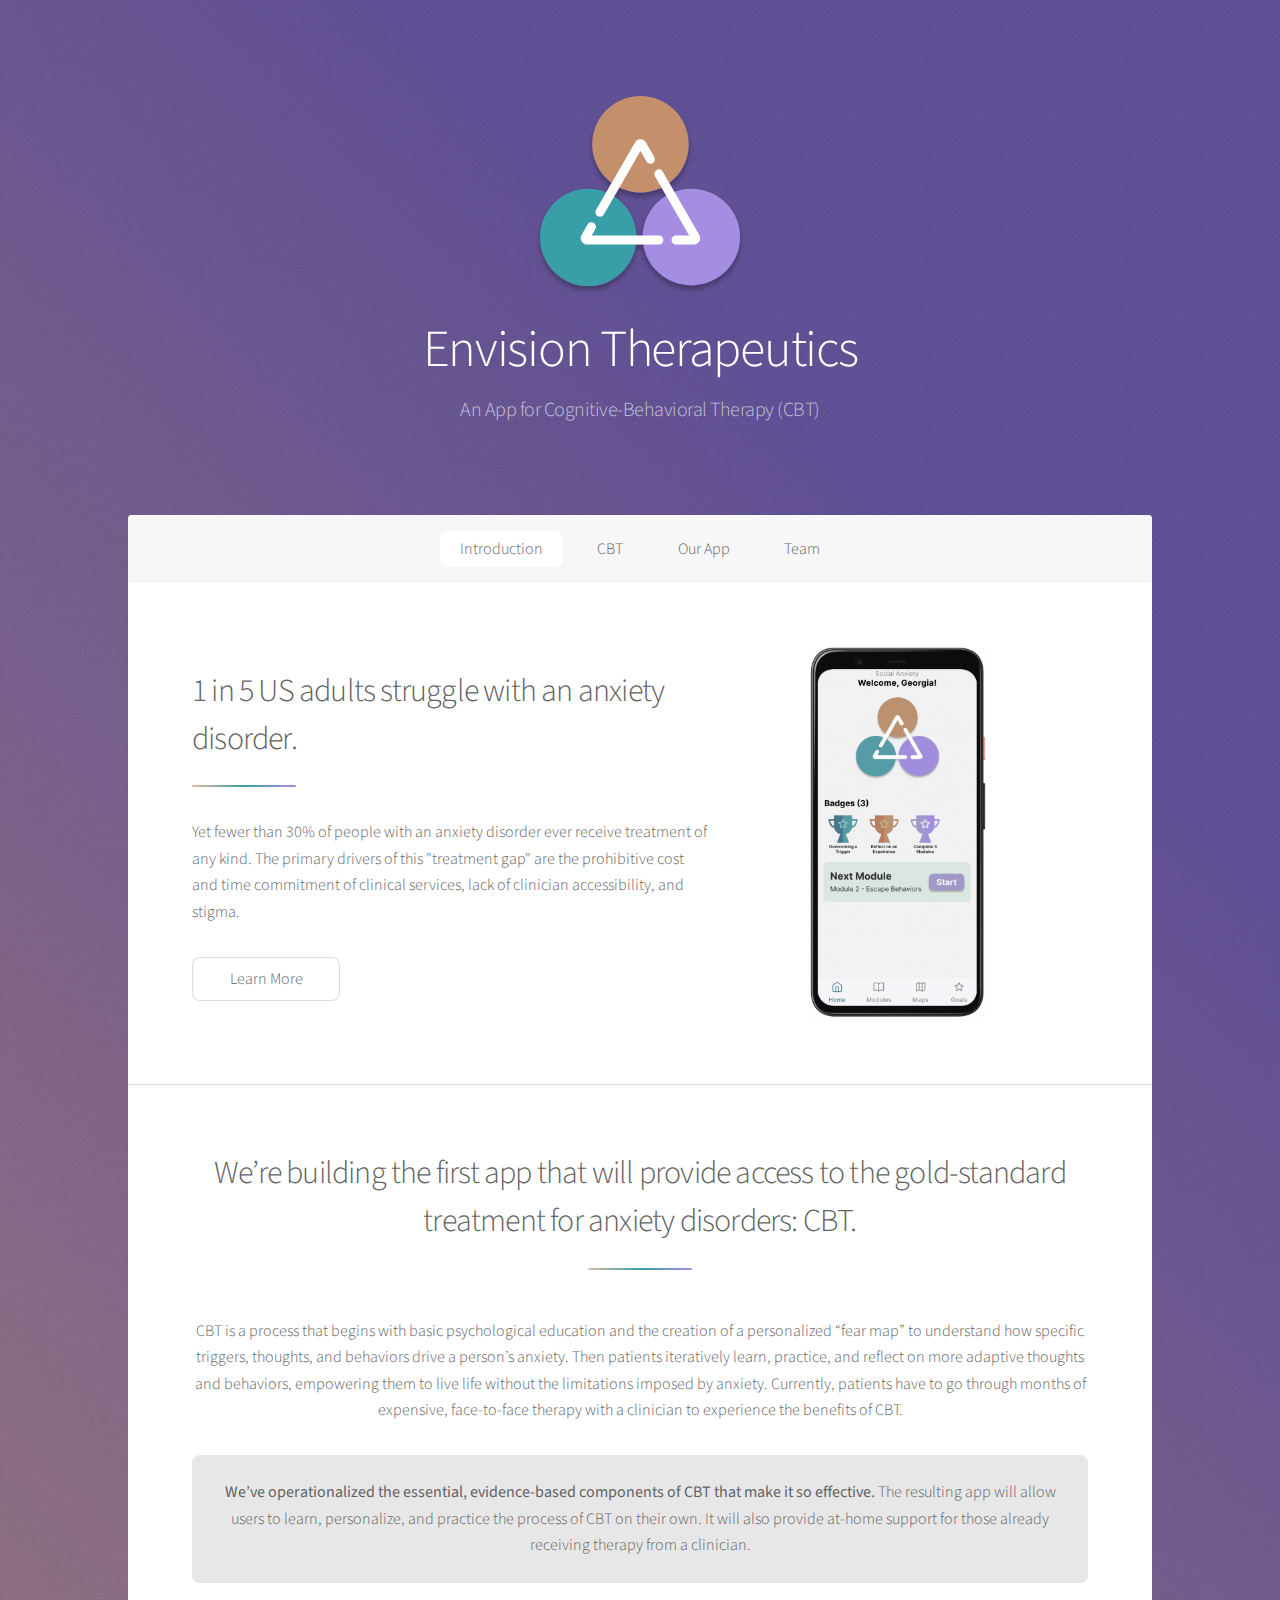
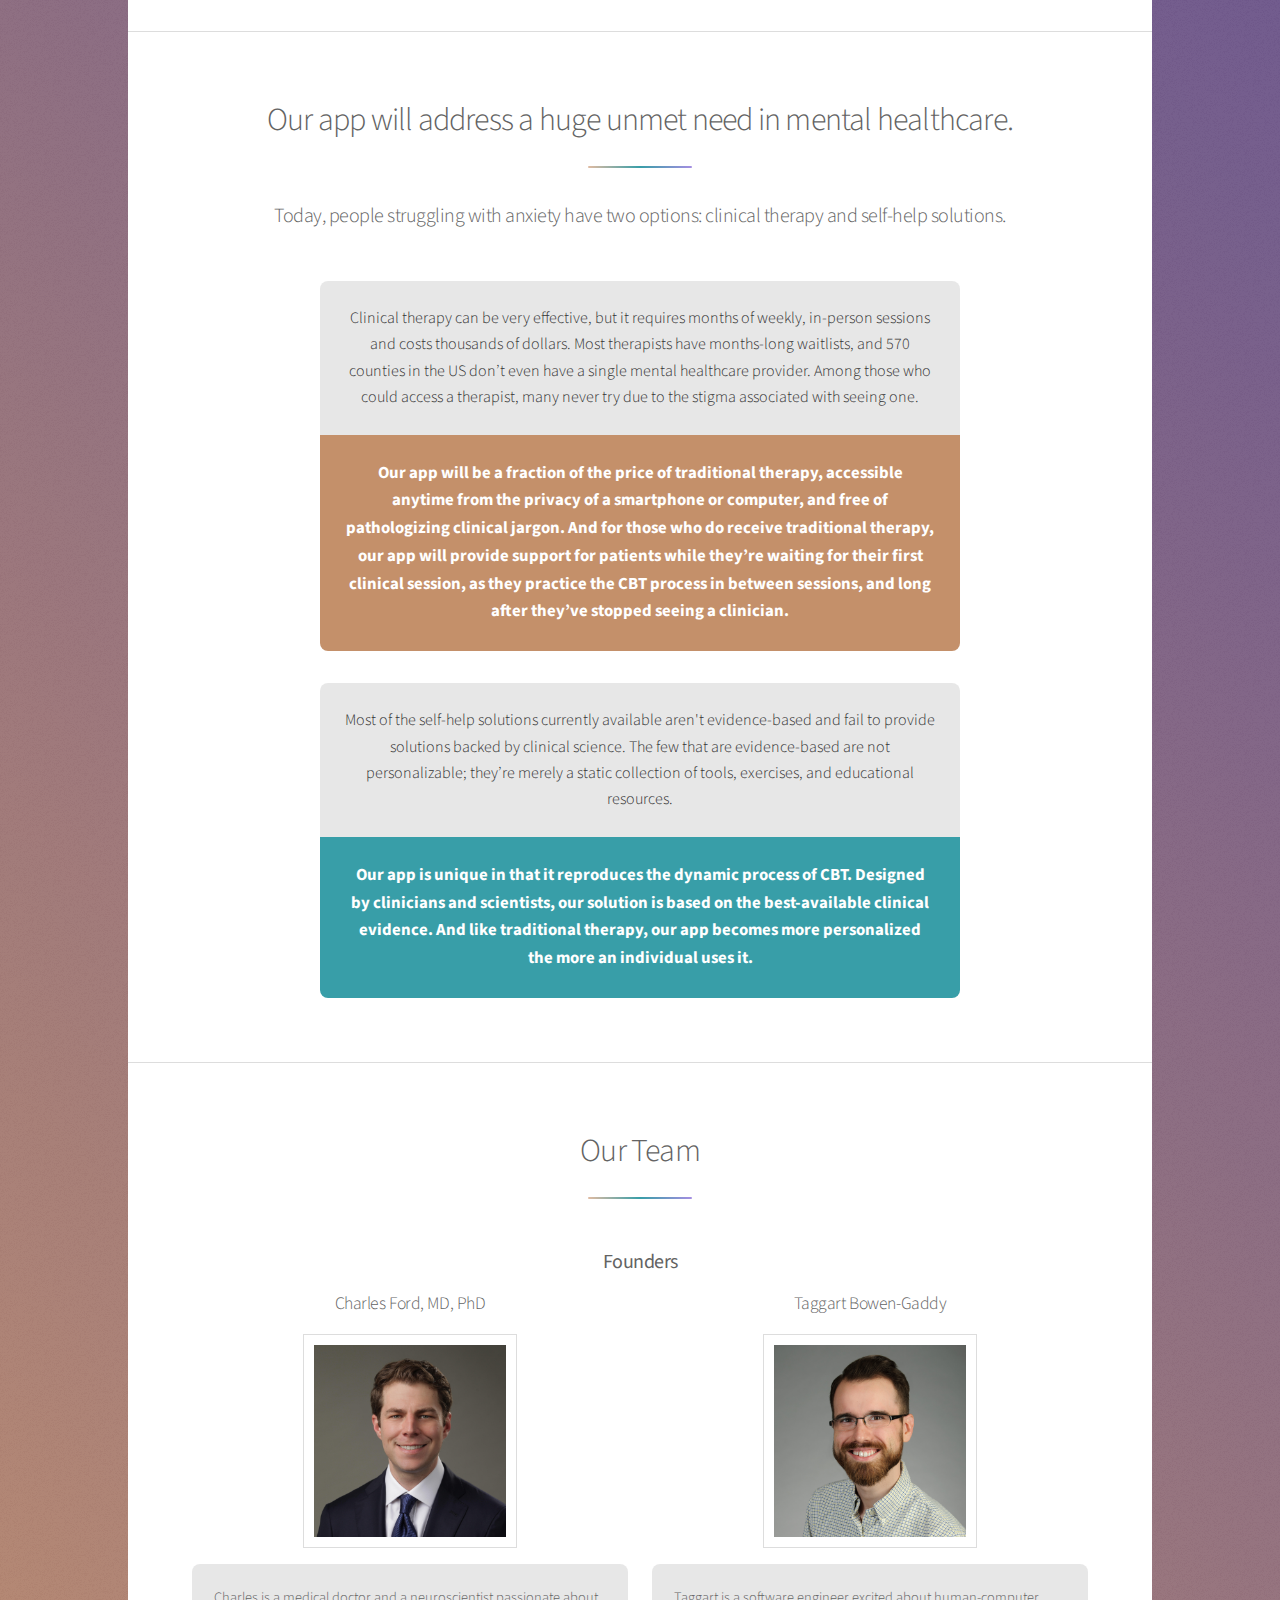
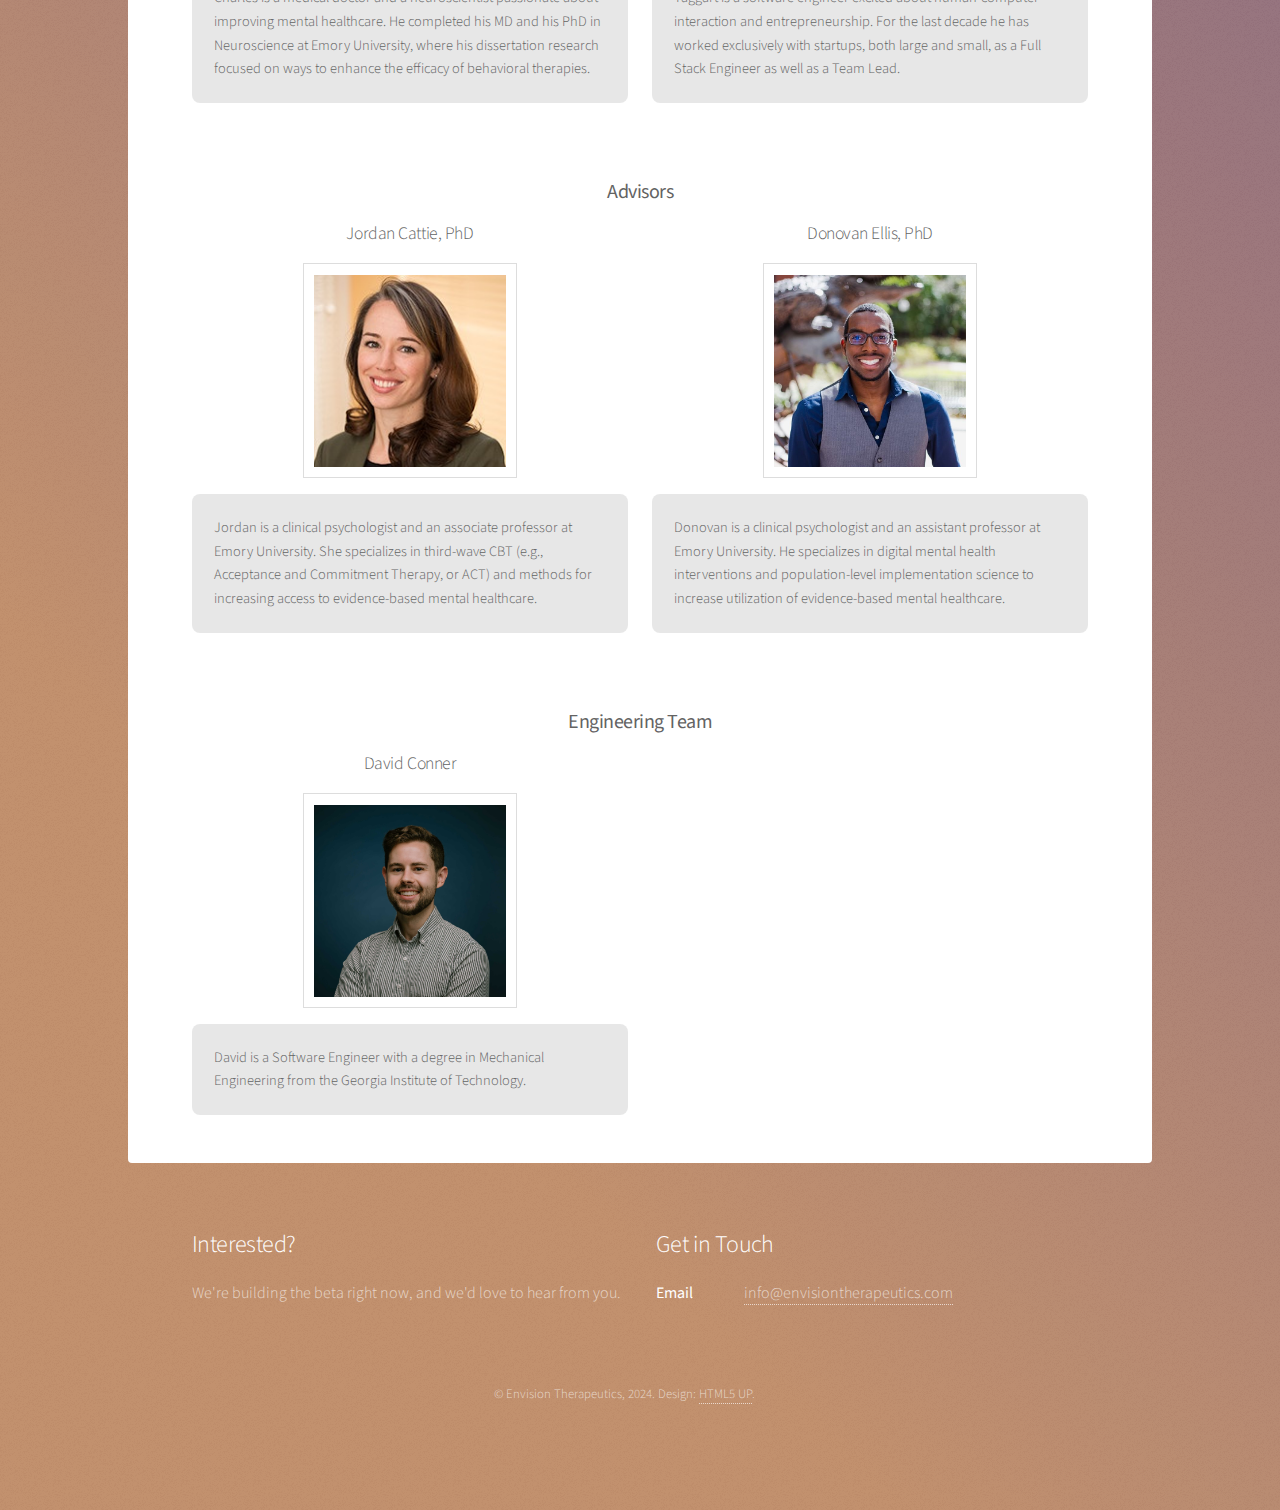
<file: index.html>
<!DOCTYPE HTML>
<!--
	Stellar by HTML5 UP
	html5up.net | @ajlkn
	Free for personal and commercial use under the CCA 3.0 license (html5up.net/license)
-->
<html>
	<head>
		<title>Envision Therapeutics</title>
		<meta charset="utf-8" />
		<meta name="viewport" content="width=device-width, initial-scale=1, user-scalable=no" />
		<link rel="stylesheet" href="assets/css/main.css" />
		<noscript><link rel="stylesheet" href="assets/css/noscript.css" /></noscript>
	</head>
	<body class="is-preload">

		<!-- Wrapper -->
			<div id="wrapper">

				<!-- Header -->
					<header id="header" class="alt">
						<span class="logo"><img src="images/logo.svg" alt="" /></span>
						<h1>Envision Therapeutics</h1>
						<p>An App for Cognitive-Behavioral Therapy (CBT)</p>
					</header>

				<!-- Nav -->
					<nav id="nav">
						<ul>
							<li><a href="#intro" class="active">Introduction</a></li>
							<li><a href="#first">CBT</a></li>
							<li><a href="#second">Our App</a></li>
							<li><a href="#cta">Team</a></li>
						</ul>
					</nav>

				<!-- Main -->
					<div id="main">

						<!-- Introduction -->
							<section id="intro" class="main">
								<div class="spotlight">
									<div class="content">
										<header class="major">
											<h2>1 in 5 US adults struggle with an anxiety disorder.</h2>
										</header>
										<p>Yet fewer than 30% of people with an anxiety disorder ever receive treatment of any kind.  The primary drivers of this "treatment gap" are the prohibitive cost and time commitment of clinical services, lack of clinician accessibility, and stigma.</p>
										<ul class="actions">
											<li><a href="#first" class="button">Learn More</a></li>
										</ul>
									</div>
									<img src="images/phone_mock.png" alt="" style="width: 20%; height: 20%; margin: 0 100px;" class="mobile-hide"/>
								</div>
							</section>

						<!-- First Section -->
							<section id="first" class="main special">
								<header class="major">
									<h2>We’re building the first app that will provide access to the gold-standard treatment for anxiety disorders: CBT.</h2>
								</header>
								<p>CBT is a process that begins with basic psychological education and the creation of a personalized “fear map” to understand how specific triggers, thoughts, and behaviors drive a person’s anxiety. Then patients iteratively learn, practice, and reflect on more adaptive thoughts and behaviors, empowering them to live life without the limitations imposed by anxiety. Currently, patients have to go through months of expensive, face-to-face therapy with a clinician to experience the benefits of CBT.</p>
								<p class="subsection"><b>We’ve operationalized the essential, evidence-based components of CBT that make it so effective.</b> The resulting app will allow users to learn, personalize, and practice the process of CBT on their own. It will also provide at-home support for those already receiving therapy from a clinician.</pre>
							</section>

						<!-- Second Section -->
							<section id="second" class="main special">
								<header class="major">
									<h2>Our app will address a huge unmet need in mental healthcare.</h2>
									<p>Today, people struggling with anxiety have two options: clinical therapy and self-help solutions.</p>
									<!-- <p class="subsection">Clinical therapy can be very effective, but it traditionally requires many months of weekly, in-person sessions and costs thousands of dollars. To make matters worse, most therapists have months-long waitlists, and 570 counties in the US don’t even have a single mental healthcare provider. Even among those who have the time, money, and geographic luck to access a therapist, many never try due to the stigma associated with seeing a mental heath professional.</p> -->
								</header>
								<ul class="statistics">
									<li class="style0">
										Clinical therapy can be very effective, but it requires months of weekly, in-person sessions and costs thousands of dollars. Most therapists have months-long waitlists, and 570 counties in the US don’t even have a single mental healthcare provider. Among those who could access a therapist, many never try due to the stigma associated with seeing one.
									</li>
									<li class="style1">
										Our app will be a fraction of the price of traditional therapy, accessible anytime from the privacy of a smartphone or computer, and free of pathologizing clinical jargon. And for those who do receive traditional therapy, our app will provide support for patients while they’re waiting for their first clinical session, as they practice the CBT process in between sessions, and long after they’ve stopped seeing a clinician.
									</li>
								</ul>
								<ul class="statistics">
									<li class="style0">
										Most of the self-help solutions currently available aren't evidence-based and fail to provide solutions backed by clinical science. The few that are evidence-based are not personalizable; they’re merely a static collection of tools, exercises, and educational resources.
									</li>
									<li class="style2">
										Our app is unique in that it reproduces the dynamic process of CBT. Designed by clinicians and scientists, our solution is based on the best-available clinical evidence. And like traditional therapy, our app becomes more personalized the more an individual uses it.
									</li>
								</ul>
								<!-- <ul class="statistics">
									<li class="style1">
										Our app will be a fraction of the price of traditional therapy, accessible anytime from the privacy of a smartphone or computer, and free of pathologizing clinical jargon. And for those who do receive traditional therapy, our app will provide support for patients while they’re waiting for their first clinical session, as they practice the CBT process in between sessions, and long after they’ve stopped seeing a clinician.
									</li>
									<li class="style2">
										Self-help solutions like books, videos, and the mental health apps currently available have severe limitations. The majority of them aren’t evidence-based and fail to provide solutions backed by clinical science. The few self-help solutions that are evidence-based are not personalizable; they’re merely a static collection of tools, exercises, and educational resources.
									</li>
									<li class="style3">
										Our app is unique in that it reproduces the dynamic process of CBT. Designed by clinicians and scientists, our solution is based on the best-available clinical evidence. And like traditional therapy, our app becomes more personalized the more an individual uses it.
									</li>
								</ul> -->
							</section>

						<!-- Get Started -->
							<section id="cta" class="main special">
								<header class="major">
									<h2>Our Team</h2>
								</header>
								
								<!-- Founders -->
								<h3><b>Founders</b></h3>
								<div class="row">
									<div class="col-6 col-12-medium">
										<div class="spotlight team">
											<div class="content">
												<h4>Charles Ford, MD, PhD</h4>
												<span class="image">
													<img src="images/headshots/charlie.jpg" 
														 alt="Charles Ford" 
														 style="--zoom: 1; --position-y: 0%;" />
												</span>
												<p class="subsection">Charles is a medical doctor and a neuroscientist passionate about improving mental healthcare. He completed his MD and his PhD in Neuroscience at Emory University, where his dissertation research focused on ways to enhance the efficacy of behavioral therapies.</p>
											</div>
										</div>
									</div>
									<div class="col-6 col-12-medium">
										<div class="spotlight team">
											<div class="content">
												<h4>Taggart Bowen-Gaddy</h4>
												<span class="image">
													<img src="images/headshots/taggart.jpg"
														 alt="Taggart Bowen-Gaddy" 
														 style="--zoom: 1; --position-y: 0%; transform: scaleX(-1);" />
												</span>
												<p class="subsection">Taggart is a software engineer excited about human-computer interaction and entrepreneurship. For the last decade he has worked exclusively with startups, both large and small, as a Full Stack Engineer as well as a Team Lead.</p>
											</div>
										</div>
									</div>
								</div>

								<!-- Advisors -->
								<p>&nbsp;</p>
								<h3><b>Advisors</b></h3>
								<div class="row">
									<div class="col-6 col-12-medium">
										<div class="spotlight team">
											<div class="content">
												<h4>Jordan Cattie, PhD</h4>
												<span class="image"><img src="images/headshots/jordan2.jpg" alt="Jordan Cattie" style="--zoom: 1; --position-y: 0%;" /></span>
												<p class="subsection">Jordan is a clinical psychologist and an associate professor at Emory University. She specializes in third-wave CBT (e.g., Acceptance and Commitment Therapy, or ACT) and methods for increasing access to evidence-based mental healthcare.</p>
											</div>
										</div>
									</div>
									<div class="col-6 col-12-medium">
										<div class="spotlight team">
											<div class="content">
												<h4>Donovan Ellis, PhD</h4>
												<span class="image"><img src="images/headshots/donovan.jpg" alt="Donovan Ellis" style="--zoom: 1;" /></span>
												<p class="subsection">Donovan is a clinical psychologist and an assistant professor at Emory University. He specializes in digital mental health interventions and population-level implementation science to increase utilization of evidence-based mental healthcare.</p>
											</div>
										</div>
									</div>
								</div>

								<!-- Engineering Team -->
								<p>&nbsp;</p>
								<h3><b>Engineering Team</b></h3>
								<div class="row">
									<div class="col-6 col-12-medium">
										<div class="spotlight team">
											<div class="content">
												<h4>David Conner</h4>
												<span class="image"><img src="images/headshots/david.jpg" alt="David Conner" style="--zoom: 1; --position-y: 0%;" /></span>
												<p class="subsection">David is a Software Engineer with a degree in Mechanical Engineering from the Georgia Institute of Technology.</p>
											</div>
										</div>
									</div>
								</div>
							</section>

					</div>

				<!-- Footer -->
					<footer id="footer">
						<section>
							<h2>Interested?</h2>
							<p>We're building the beta right now, and we'd love to hear from you.</p>
						</section>
						<section>
							<h2>Get in Touch</h2>
							<dl class="alt">
								<dt>Email</dt>
								<dd><a href="#">info@envisiontherapeutics.com</a></dd>
							</dl>
						</section>
						<p class="copyright">&copy; Envision Therapeutics, 2024. Design: <a href="https://html5up.net">HTML5 UP</a>.</p>
					</footer>

			</div>

		<!-- Scripts -->
			<script src="assets/js/jquery.min.js"></script>
			<script src="assets/js/jquery.scrollex.min.js"></script>
			<script src="assets/js/jquery.scrolly.min.js"></script>
			<script src="assets/js/browser.min.js"></script>
			<script src="assets/js/breakpoints.min.js"></script>
			<script src="assets/js/util.js"></script>
			<script src="assets/js/main.js"></script>

	</body>
</html>
</file>
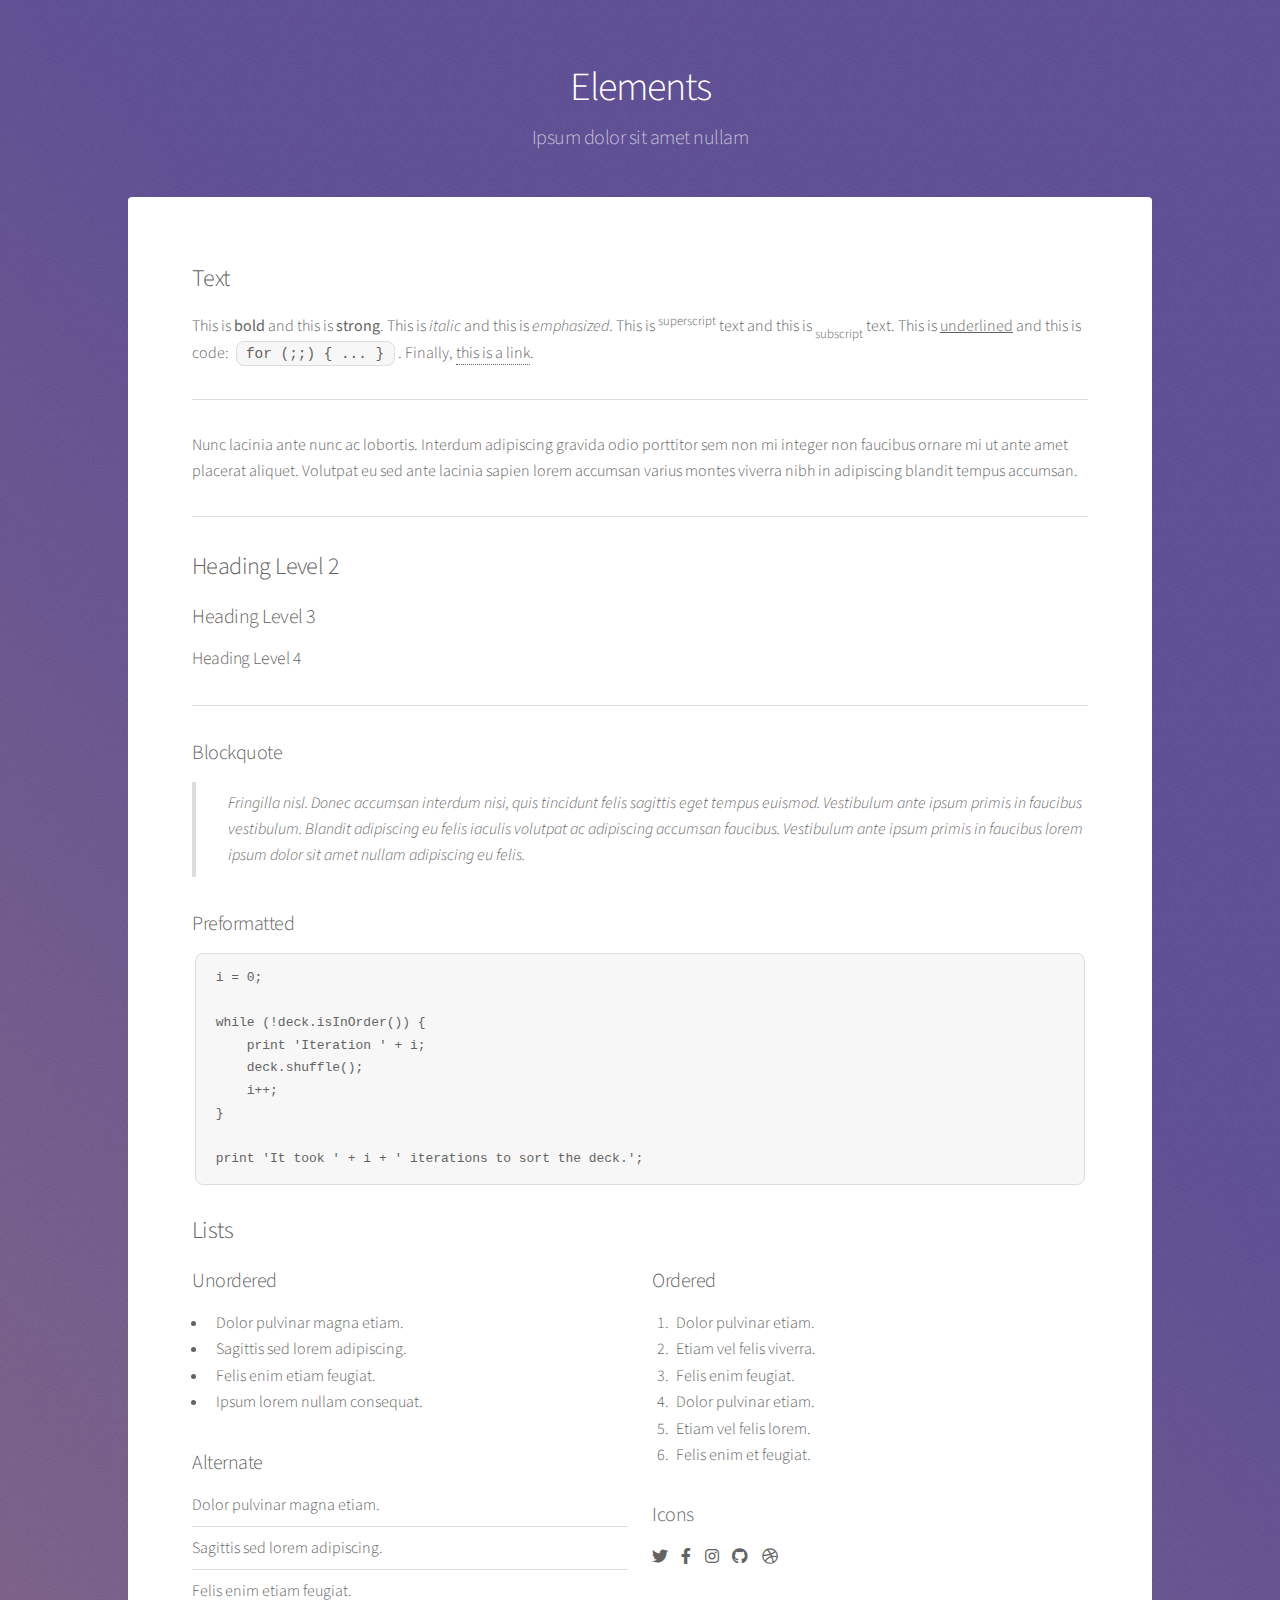
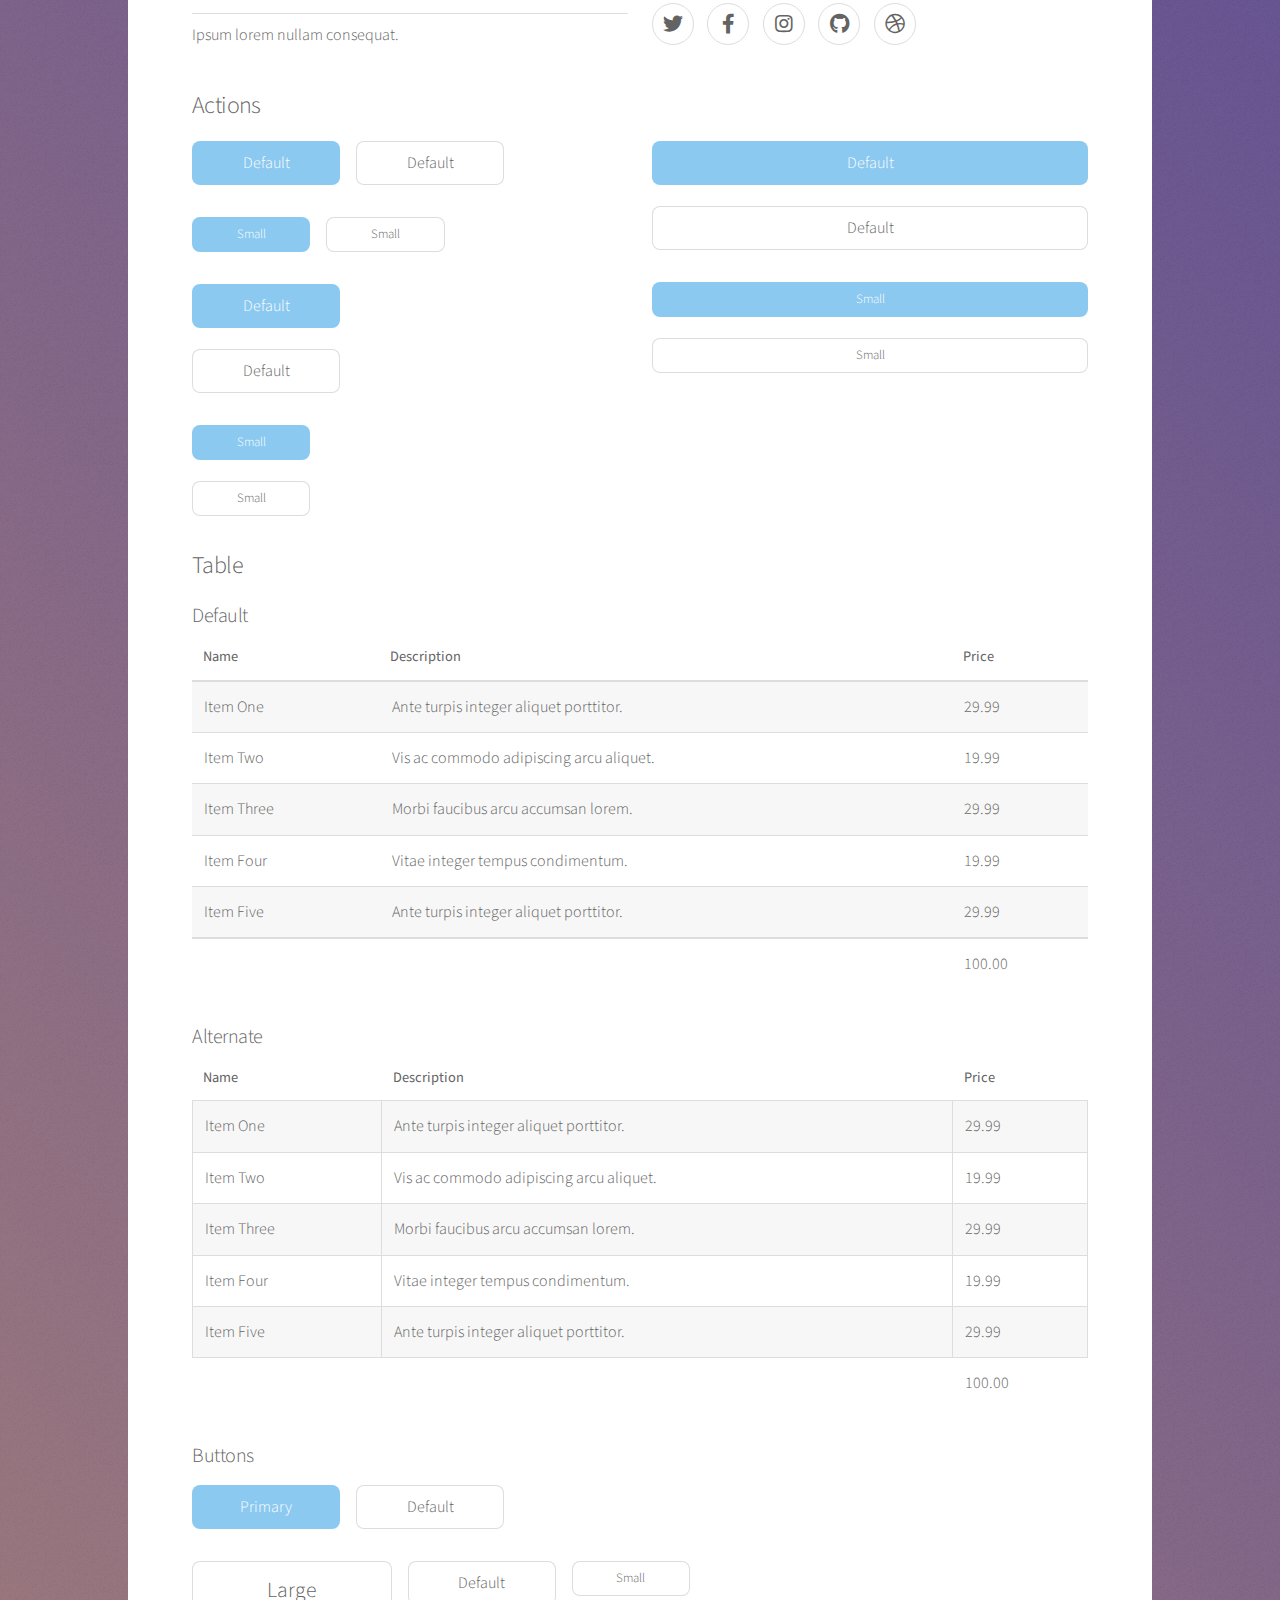
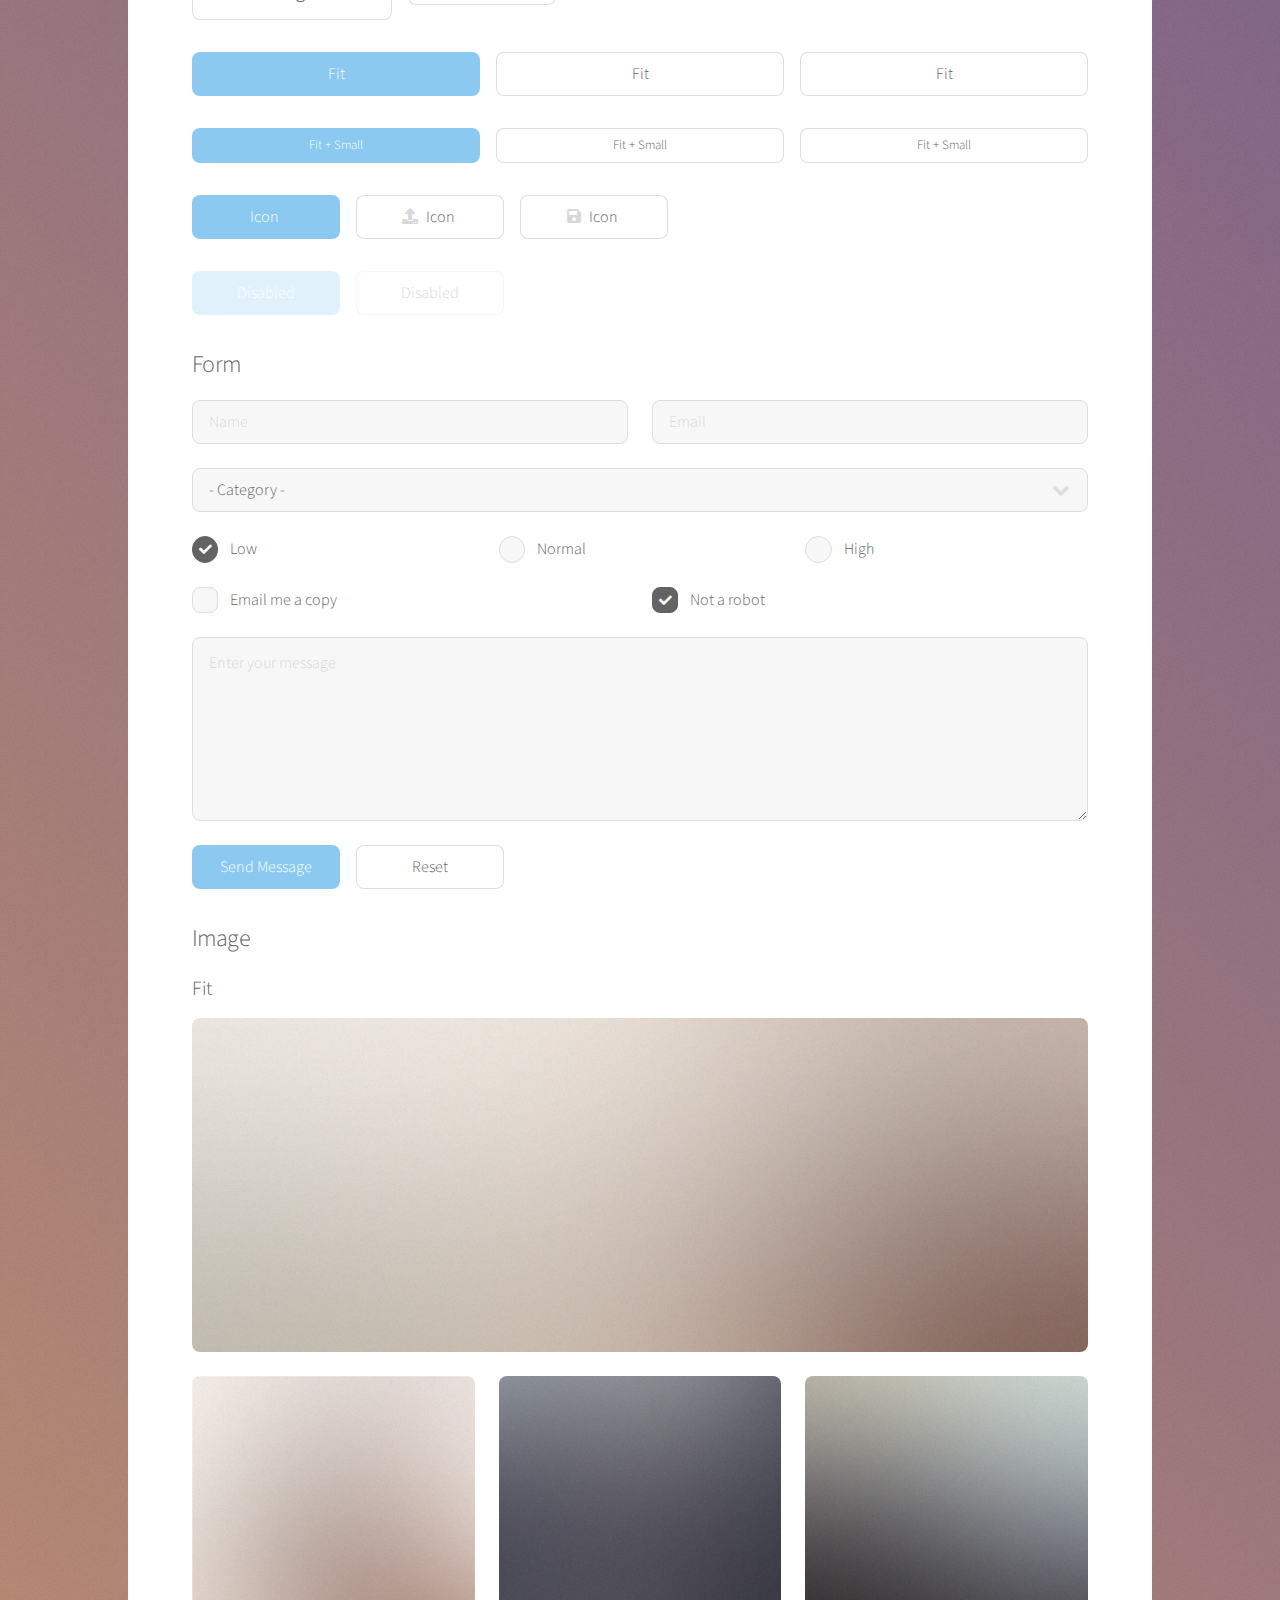
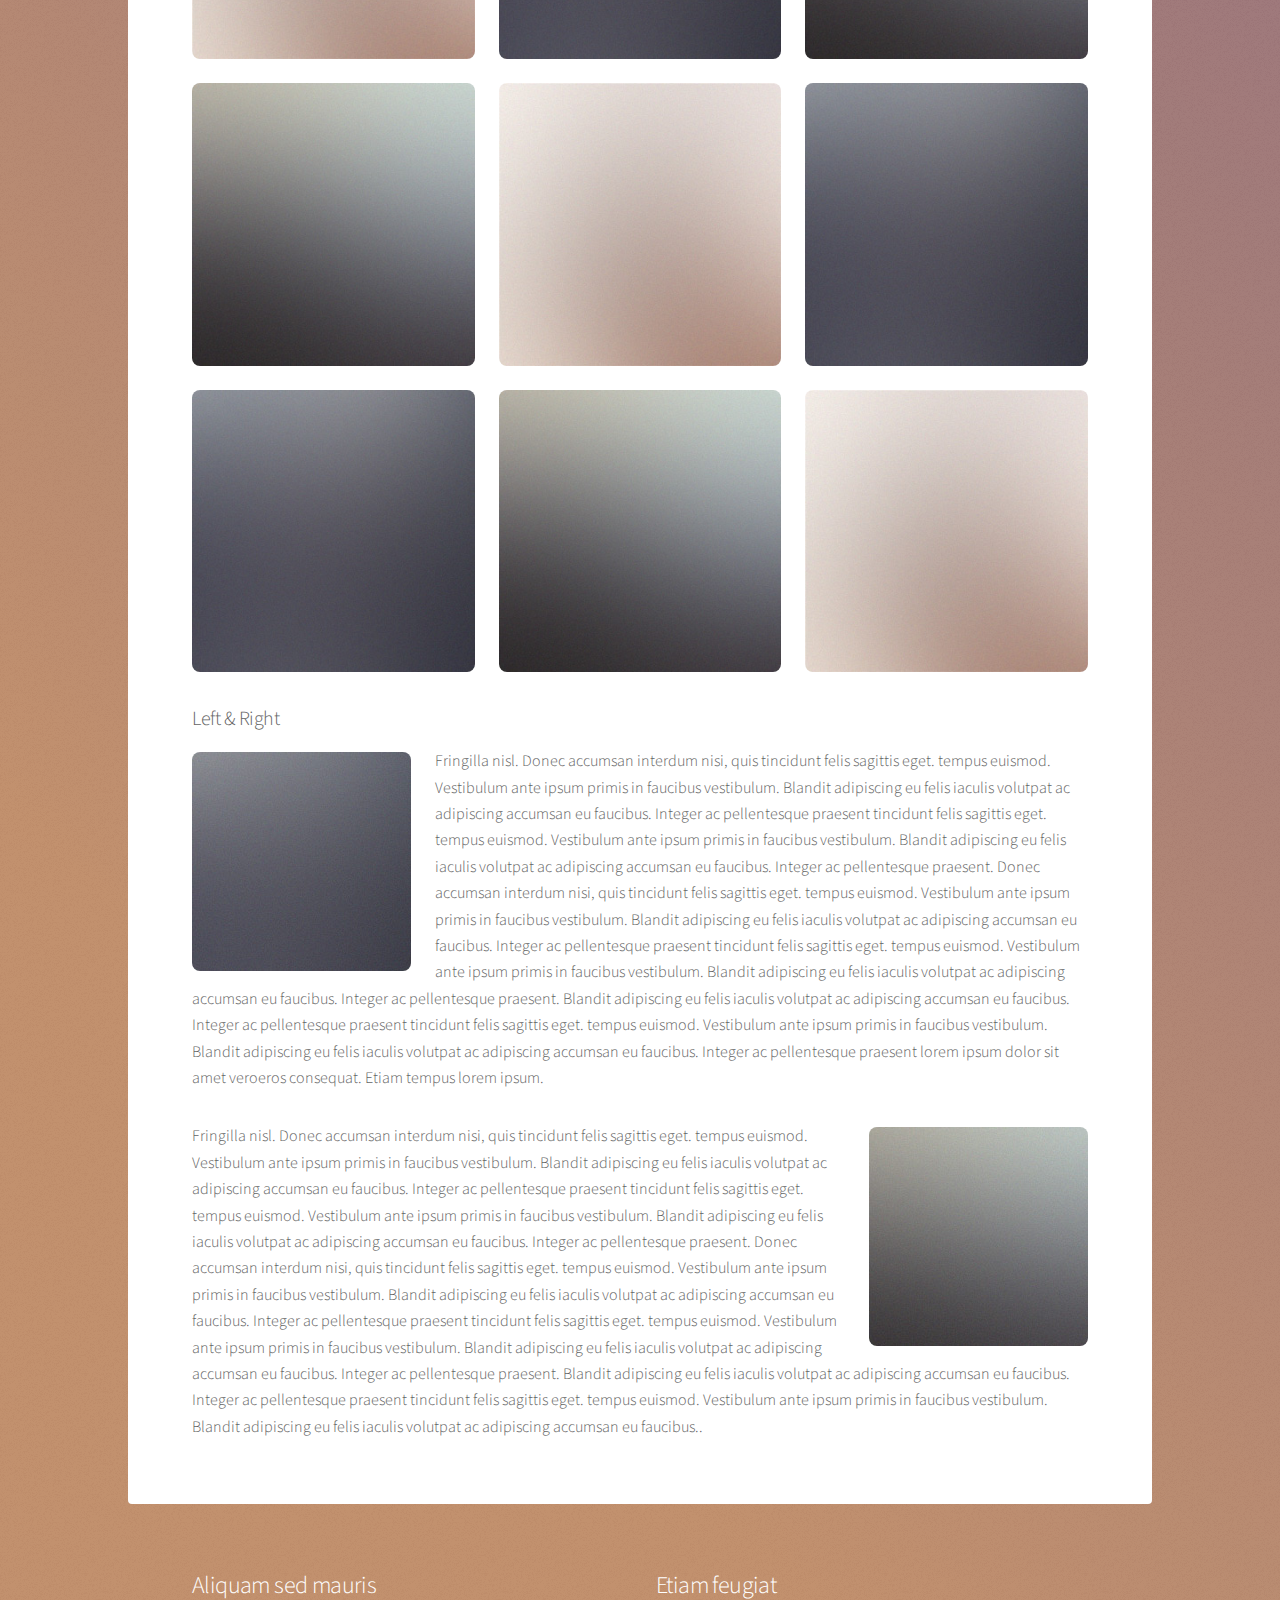
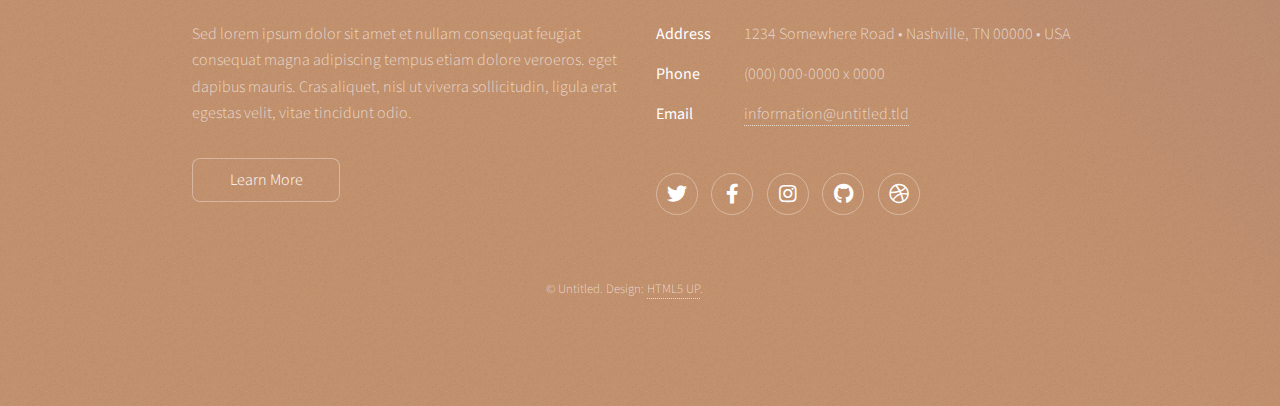
<file: elements.html>
<!DOCTYPE HTML>
<!--
	Stellar by HTML5 UP
	html5up.net | @ajlkn
	Free for personal and commercial use under the CCA 3.0 license (html5up.net/license)
-->
<html>
	<head>
		<title>Elements - Stellar by HTML5 UP</title>
		<meta charset="utf-8" />
		<meta name="viewport" content="width=device-width, initial-scale=1, user-scalable=no" />
		<link rel="stylesheet" href="assets/css/main.css" />
		<noscript><link rel="stylesheet" href="assets/css/noscript.css" /></noscript>
	</head>
	<body class="is-preload">

		<!-- Wrapper -->
			<div id="wrapper">

				<!-- Header -->
					<header id="header">
						<h1>Elements</h1>
						<p>Ipsum dolor sit amet nullam</p>
					</header>

				<!-- Main -->
					<div id="main">

						<!-- Content -->
							<section id="content" class="main">

								<!-- Text -->
									<section>
										<h2>Text</h2>
										<p>This is <b>bold</b> and this is <strong>strong</strong>. This is <i>italic</i> and this is <em>emphasized</em>.
										This is <sup>superscript</sup> text and this is <sub>subscript</sub> text.
										This is <u>underlined</u> and this is code: <code>for (;;) { ... }</code>. Finally, <a href="#">this is a link</a>.</p>
										<hr />
										<p>Nunc lacinia ante nunc ac lobortis. Interdum adipiscing gravida odio porttitor sem non mi integer non faucibus ornare mi ut ante amet placerat aliquet. Volutpat eu sed ante lacinia sapien lorem accumsan varius montes viverra nibh in adipiscing blandit tempus accumsan.</p>
										<hr />
										<h2>Heading Level 2</h2>
										<h3>Heading Level 3</h3>
										<h4>Heading Level 4</h4>
										<hr />
										<h3>Blockquote</h3>
										<blockquote>Fringilla nisl. Donec accumsan interdum nisi, quis tincidunt felis sagittis eget tempus euismod. Vestibulum ante ipsum primis in faucibus vestibulum. Blandit adipiscing eu felis iaculis volutpat ac adipiscing accumsan faucibus. Vestibulum ante ipsum primis in faucibus lorem ipsum dolor sit amet nullam adipiscing eu felis.</blockquote>
										<h3>Preformatted</h3>
										<pre><code>i = 0;

while (!deck.isInOrder()) {
    print 'Iteration ' + i;
    deck.shuffle();
    i++;
}

print 'It took ' + i + ' iterations to sort the deck.';</code></pre>
									</section>

								<!-- Lists -->
									<section>
										<h2>Lists</h2>
										<div class="row">
											<div class="col-6 col-12-medium">
												<h3>Unordered</h3>
												<ul>
													<li>Dolor pulvinar magna etiam.</li>
													<li>Sagittis sed lorem adipiscing.</li>
													<li>Felis enim etiam feugiat.</li>
													<li>Ipsum lorem nullam consequat.</li>
												</ul>
												<h3>Alternate</h3>
												<ul class="alt">
													<li>Dolor pulvinar magna etiam.</li>
													<li>Sagittis sed lorem adipiscing.</li>
													<li>Felis enim etiam feugiat.</li>
													<li>Ipsum lorem nullam consequat.</li>
												</ul>
											</div>
											<div class="col-6 col-12-medium">
												<h3>Ordered</h3>
												<ol>
													<li>Dolor pulvinar etiam.</li>
													<li>Etiam vel felis viverra.</li>
													<li>Felis enim feugiat.</li>
													<li>Dolor pulvinar etiam.</li>
													<li>Etiam vel felis lorem.</li>
													<li>Felis enim et feugiat.</li>
												</ol>
												<h3>Icons</h3>
												<ul class="icons">
													<li><a href="#" class="icon brands fa-twitter"><span class="label">Twitter</span></a></li>
													<li><a href="#" class="icon brands fa-facebook-f"><span class="label">Facebook</span></a></li>
													<li><a href="#" class="icon brands fa-instagram"><span class="label">Instagram</span></a></li>
													<li><a href="#" class="icon brands fa-github"><span class="label">GitHub</span></a></li>
													<li><a href="#" class="icon brands fa-dribbble"><span class="label">Dribbble</span></a></li>
												</ul>
												<ul class="icons">
													<li><a href="#" class="icon brands alt fa-twitter"><span class="label">Twitter</span></a></li>
													<li><a href="#" class="icon brands alt fa-facebook-f"><span class="label">Facebook</span></a></li>
													<li><a href="#" class="icon brands alt fa-instagram"><span class="label">Instagram</span></a></li>
													<li><a href="#" class="icon brands alt fa-github"><span class="label">GitHub</span></a></li>
													<li><a href="#" class="icon brands alt fa-dribbble"><span class="label">Dribbble</span></a></li>
												</ul>
											</div>
										</div>
										<h2>Actions</h2>
										<div class="row">
											<div class="col-6 col-12-medium">
												<ul class="actions">
													<li><a href="#" class="button primary">Default</a></li>
													<li><a href="#" class="button">Default</a></li>
												</ul>
												<ul class="actions small">
													<li><a href="#" class="button primary small">Small</a></li>
													<li><a href="#" class="button small">Small</a></li>
												</ul>
												<ul class="actions stacked">
													<li><a href="#" class="button primary">Default</a></li>
													<li><a href="#" class="button">Default</a></li>
												</ul>
												<ul class="actions stacked">
													<li><a href="#" class="button primary small">Small</a></li>
													<li><a href="#" class="button small">Small</a></li>
												</ul>
											</div>
											<div class="col-6 col-12-medium">
												<ul class="actions stacked">
													<li><a href="#" class="button primary fit">Default</a></li>
													<li><a href="#" class="button fit">Default</a></li>
												</ul>
												<ul class="actions stacked">
													<li><a href="#" class="button primary small fit">Small</a></li>
													<li><a href="#" class="button small fit">Small</a></li>
												</ul>
											</div>
										</div>
									</section>

								<!-- Table -->
									<section>
										<h2>Table</h2>
										<h3>Default</h3>
										<div class="table-wrapper">
											<table>
												<thead>
													<tr>
														<th>Name</th>
														<th>Description</th>
														<th>Price</th>
													</tr>
												</thead>
												<tbody>
													<tr>
														<td>Item One</td>
														<td>Ante turpis integer aliquet porttitor.</td>
														<td>29.99</td>
													</tr>
													<tr>
														<td>Item Two</td>
														<td>Vis ac commodo adipiscing arcu aliquet.</td>
														<td>19.99</td>
													</tr>
													<tr>
														<td>Item Three</td>
														<td> Morbi faucibus arcu accumsan lorem.</td>
														<td>29.99</td>
													</tr>
													<tr>
														<td>Item Four</td>
														<td>Vitae integer tempus condimentum.</td>
														<td>19.99</td>
													</tr>
													<tr>
														<td>Item Five</td>
														<td>Ante turpis integer aliquet porttitor.</td>
														<td>29.99</td>
													</tr>
												</tbody>
												<tfoot>
													<tr>
														<td colspan="2"></td>
														<td>100.00</td>
													</tr>
												</tfoot>
											</table>
										</div>

										<h3>Alternate</h3>
										<div class="table-wrapper">
											<table class="alt">
												<thead>
													<tr>
														<th>Name</th>
														<th>Description</th>
														<th>Price</th>
													</tr>
												</thead>
												<tbody>
													<tr>
														<td>Item One</td>
														<td>Ante turpis integer aliquet porttitor.</td>
														<td>29.99</td>
													</tr>
													<tr>
														<td>Item Two</td>
														<td>Vis ac commodo adipiscing arcu aliquet.</td>
														<td>19.99</td>
													</tr>
													<tr>
														<td>Item Three</td>
														<td> Morbi faucibus arcu accumsan lorem.</td>
														<td>29.99</td>
													</tr>
													<tr>
														<td>Item Four</td>
														<td>Vitae integer tempus condimentum.</td>
														<td>19.99</td>
													</tr>
													<tr>
														<td>Item Five</td>
														<td>Ante turpis integer aliquet porttitor.</td>
														<td>29.99</td>
													</tr>
												</tbody>
												<tfoot>
													<tr>
														<td colspan="2"></td>
														<td>100.00</td>
													</tr>
												</tfoot>
											</table>
										</div>
									</section>

								<!-- Buttons -->
									<section>
										<h3>Buttons</h3>
										<ul class="actions">
											<li><a href="#" class="button primary">Primary</a></li>
											<li><a href="#" class="button">Default</a></li>
										</ul>
										<ul class="actions">
											<li><a href="#" class="button large">Large</a></li>
											<li><a href="#" class="button">Default</a></li>
											<li><a href="#" class="button small">Small</a></li>
										</ul>
										<ul class="actions fit">
											<li><a href="#" class="button primary fit">Fit</a></li>
											<li><a href="#" class="button fit">Fit</a></li>
											<li><a href="#" class="button fit">Fit</a></li>
										</ul>
										<ul class="actions fit small">
											<li><a href="#" class="button primary fit small">Fit + Small</a></li>
											<li><a href="#" class="button fit small">Fit + Small</a></li>
											<li><a href="#" class="button fit small">Fit + Small</a></li>
										</ul>
										<ul class="actions">
											<li><a href="#" class="button primary icon solidfa-download">Icon</a></li>
											<li><a href="#" class="button icon solid fa-upload">Icon</a></li>
											<li><a href="#" class="button icon solid fa-save">Icon</a></li>
										</ul>
										<ul class="actions">
											<li><span class="button primary disabled">Disabled</span></li>
											<li><span class="button disabled">Disabled</span></li>
										</ul>
									</section>

								<!-- Form -->
									<section>
										<h2>Form</h2>
										<form method="post" action="#">
											<div class="row gtr-uniform">
												<div class="col-6 col-12-xsmall">
													<input type="text" name="demo-name" id="demo-name" value="" placeholder="Name" />
												</div>
												<div class="col-6 col-12-xsmall">
													<input type="email" name="demo-email" id="demo-email" value="" placeholder="Email" />
												</div>
												<div class="col-12">
													<select name="demo-category" id="demo-category">
														<option value="">- Category -</option>
														<option value="1">Manufacturing</option>
														<option value="1">Shipping</option>
														<option value="1">Administration</option>
														<option value="1">Human Resources</option>
													</select>
												</div>
												<div class="col-4 col-12-small">
													<input type="radio" id="demo-priority-low" name="demo-priority" checked>
													<label for="demo-priority-low">Low</label>
												</div>
												<div class="col-4 col-12-small">
													<input type="radio" id="demo-priority-normal" name="demo-priority">
													<label for="demo-priority-normal">Normal</label>
												</div>
												<div class="col-4 col-12-small">
													<input type="radio" id="demo-priority-high" name="demo-priority">
													<label for="demo-priority-high">High</label>
												</div>
												<div class="col-6 col-12-small">
													<input type="checkbox" id="demo-copy" name="demo-copy">
													<label for="demo-copy">Email me a copy</label>
												</div>
												<div class="col-6 col-12-small">
													<input type="checkbox" id="demo-human" name="demo-human" checked>
													<label for="demo-human">Not a robot</label>
												</div>
												<div class="col-12">
													<textarea name="demo-message" id="demo-message" placeholder="Enter your message" rows="6"></textarea>
												</div>
												<div class="col-12">
													<ul class="actions">
														<li><input type="submit" value="Send Message" class="primary" /></li>
														<li><input type="reset" value="Reset" /></li>
													</ul>
												</div>
											</div>
										</form>
									</section>

								<!-- Image -->
									<section>
										<h2>Image</h2>
										<h3>Fit</h3>
										<div class="box alt">
											<div class="row gtr-uniform">
												<div class="col-12"><span class="image fit"><img src="images/pic04.jpg" alt="" /></span></div>
												<div class="col-4"><span class="image fit"><img src="images/pic01.jpg" alt="" /></span></div>
												<div class="col-4"><span class="image fit"><img src="images/pic02.jpg" alt="" /></span></div>
												<div class="col-4"><span class="image fit"><img src="images/pic03.jpg" alt="" /></span></div>
												<div class="col-4"><span class="image fit"><img src="images/pic03.jpg" alt="" /></span></div>
												<div class="col-4"><span class="image fit"><img src="images/pic01.jpg" alt="" /></span></div>
												<div class="col-4"><span class="image fit"><img src="images/pic02.jpg" alt="" /></span></div>
												<div class="col-4"><span class="image fit"><img src="images/pic02.jpg" alt="" /></span></div>
												<div class="col-4"><span class="image fit"><img src="images/pic03.jpg" alt="" /></span></div>
												<div class="col-4"><span class="image fit"><img src="images/pic01.jpg" alt="" /></span></div>
											</div>
										</div>
										<h3>Left &amp; Right</h3>
										<p><span class="image left"><img src="images/pic05.jpg" alt="" /></span>Fringilla nisl. Donec accumsan interdum nisi, quis tincidunt felis sagittis eget. tempus euismod. Vestibulum ante ipsum primis in faucibus vestibulum. Blandit adipiscing eu felis iaculis volutpat ac adipiscing accumsan eu faucibus. Integer ac pellentesque praesent tincidunt felis sagittis eget. tempus euismod. Vestibulum ante ipsum primis in faucibus vestibulum. Blandit adipiscing eu felis iaculis volutpat ac adipiscing accumsan eu faucibus. Integer ac pellentesque praesent. Donec accumsan interdum nisi, quis tincidunt felis sagittis eget. tempus euismod. Vestibulum ante ipsum primis in faucibus vestibulum. Blandit adipiscing eu felis iaculis volutpat ac adipiscing accumsan eu faucibus. Integer ac pellentesque praesent tincidunt felis sagittis eget. tempus euismod. Vestibulum ante ipsum primis in faucibus vestibulum. Blandit adipiscing eu felis iaculis volutpat ac adipiscing accumsan eu faucibus. Integer ac pellentesque praesent. Blandit adipiscing eu felis iaculis volutpat ac adipiscing accumsan eu faucibus. Integer ac pellentesque praesent tincidunt felis sagittis eget. tempus euismod. Vestibulum ante ipsum primis in faucibus vestibulum. Blandit adipiscing eu felis iaculis volutpat ac adipiscing accumsan eu faucibus. Integer ac pellentesque praesent lorem ipsum dolor sit amet veroeros consequat. Etiam tempus lorem ipsum.</p>
										<p><span class="image right"><img src="images/pic06.jpg" alt="" /></span>Fringilla nisl. Donec accumsan interdum nisi, quis tincidunt felis sagittis eget. tempus euismod. Vestibulum ante ipsum primis in faucibus vestibulum. Blandit adipiscing eu felis iaculis volutpat ac adipiscing accumsan eu faucibus. Integer ac pellentesque praesent tincidunt felis sagittis eget. tempus euismod. Vestibulum ante ipsum primis in faucibus vestibulum. Blandit adipiscing eu felis iaculis volutpat ac adipiscing accumsan eu faucibus. Integer ac pellentesque praesent. Donec accumsan interdum nisi, quis tincidunt felis sagittis eget. tempus euismod. Vestibulum ante ipsum primis in faucibus vestibulum. Blandit adipiscing eu felis iaculis volutpat ac adipiscing accumsan eu faucibus. Integer ac pellentesque praesent tincidunt felis sagittis eget. tempus euismod. Vestibulum ante ipsum primis in faucibus vestibulum. Blandit adipiscing eu felis iaculis volutpat ac adipiscing accumsan eu faucibus. Integer ac pellentesque praesent. Blandit adipiscing eu felis iaculis volutpat ac adipiscing accumsan eu faucibus. Integer ac pellentesque praesent tincidunt felis sagittis eget. tempus euismod. Vestibulum ante ipsum primis in faucibus vestibulum. Blandit adipiscing eu felis iaculis volutpat ac adipiscing accumsan eu faucibus..</p>
									</section>

							</section>

					</div>

				<!-- Footer -->
					<footer id="footer">
						<section>
							<h2>Aliquam sed mauris</h2>
							<p>Sed lorem ipsum dolor sit amet et nullam consequat feugiat consequat magna adipiscing tempus etiam dolore veroeros. eget dapibus mauris. Cras aliquet, nisl ut viverra sollicitudin, ligula erat egestas velit, vitae tincidunt odio.</p>
							<ul class="actions">
								<li><a href="#" class="button">Learn More</a></li>
							</ul>
						</section>
						<section>
							<h2>Etiam feugiat</h2>
							<dl class="alt">
								<dt>Address</dt>
								<dd>1234 Somewhere Road &bull; Nashville, TN 00000 &bull; USA</dd>
								<dt>Phone</dt>
								<dd>(000) 000-0000 x 0000</dd>
								<dt>Email</dt>
								<dd><a href="#">information@untitled.tld</a></dd>
							</dl>
							<ul class="icons">
								<li><a href="#" class="icon brands fa-twitter alt"><span class="label">Twitter</span></a></li>
								<li><a href="#" class="icon brands fa-facebook-f alt"><span class="label">Facebook</span></a></li>
								<li><a href="#" class="icon brands fa-instagram alt"><span class="label">Instagram</span></a></li>
								<li><a href="#" class="icon brands fa-github alt"><span class="label">GitHub</span></a></li>
								<li><a href="#" class="icon brands fa-dribbble alt"><span class="label">Dribbble</span></a></li>
							</ul>
						</section>
						<p class="copyright">&copy; Untitled. Design: <a href="https://html5up.net">HTML5 UP</a>.</p>
					</footer>

			</div>

		<!-- Scripts -->
			<script src="assets/js/jquery.min.js"></script>
			<script src="assets/js/jquery.scrollex.min.js"></script>
			<script src="assets/js/jquery.scrolly.min.js"></script>
			<script src="assets/js/browser.min.js"></script>
			<script src="assets/js/breakpoints.min.js"></script>
			<script src="assets/js/util.js"></script>
			<script src="assets/js/main.js"></script>

	</body>
</html>
</file>
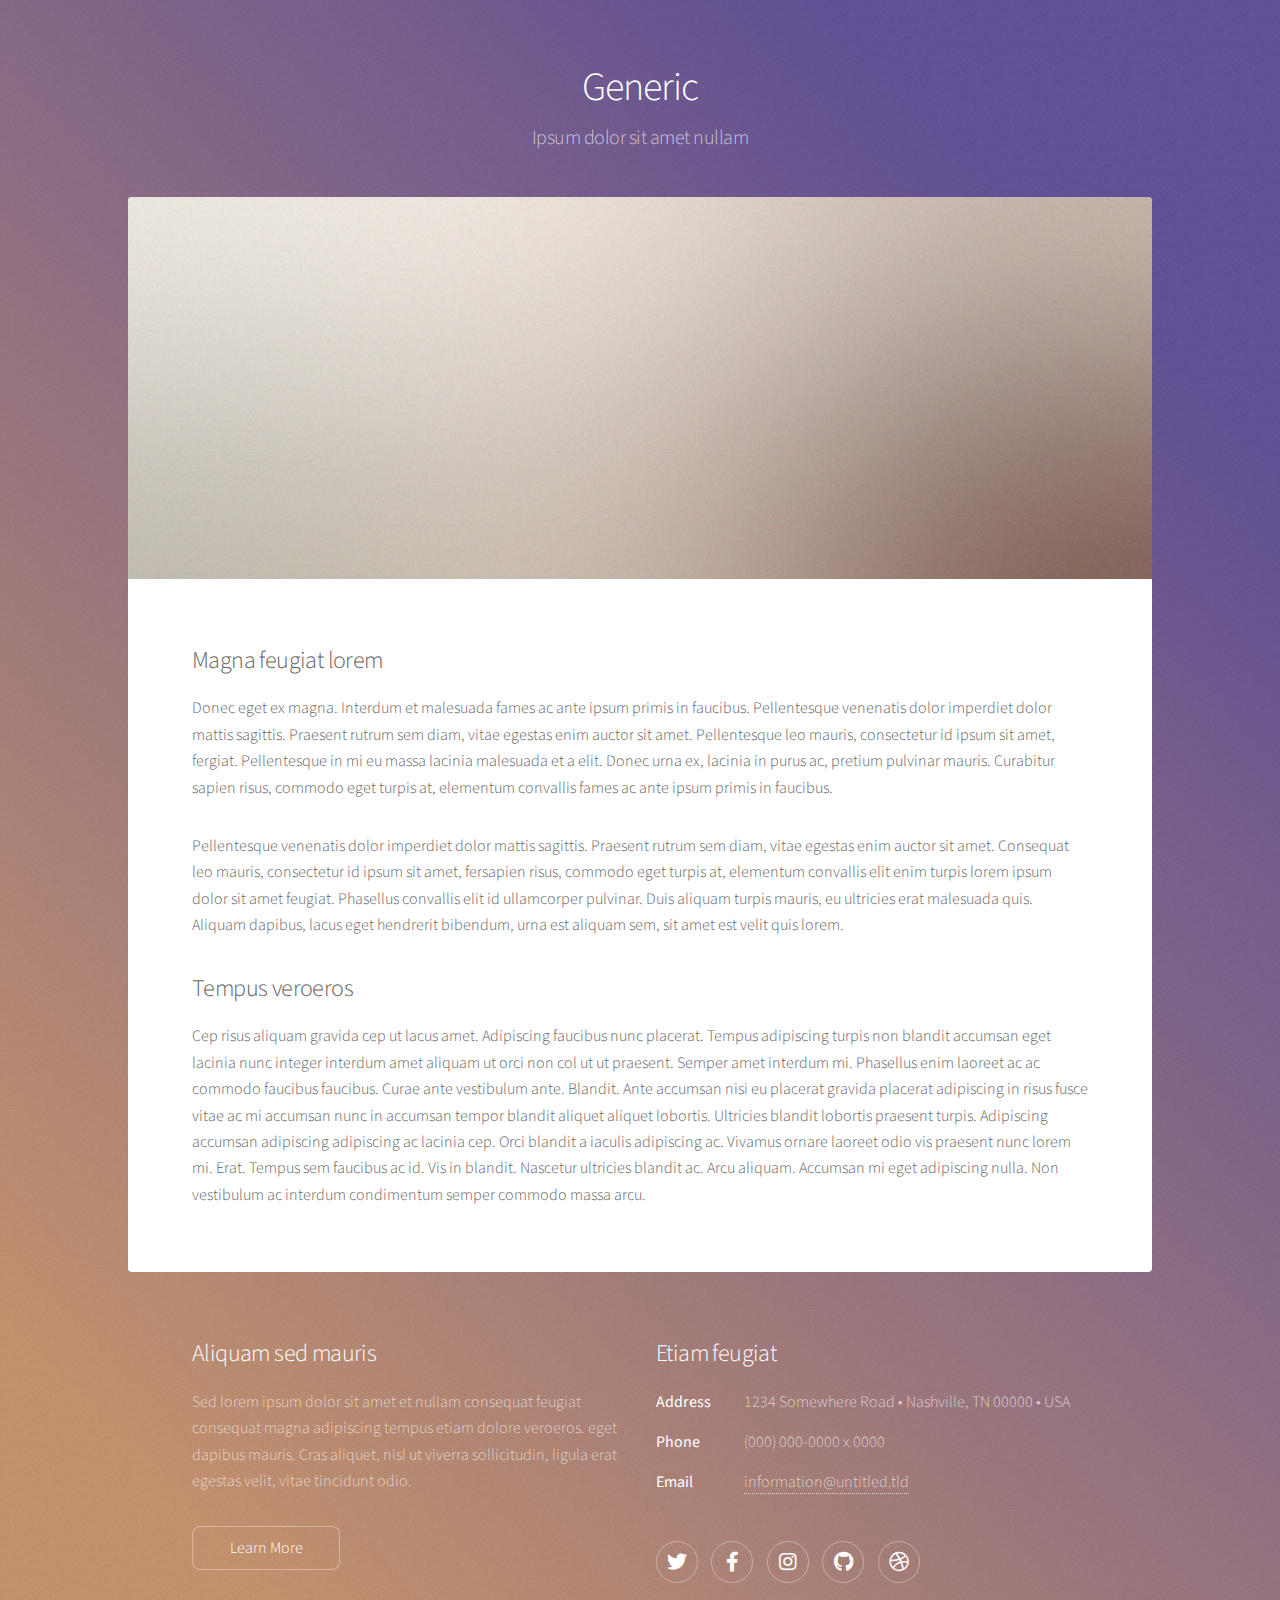
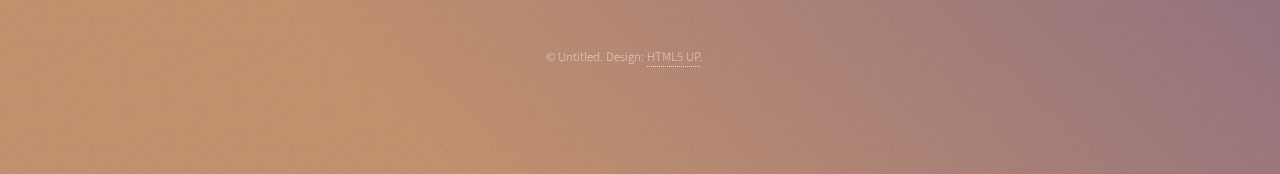
<file: generic.html>
<!DOCTYPE HTML>
<!--
	Stellar by HTML5 UP
	html5up.net | @ajlkn
	Free for personal and commercial use under the CCA 3.0 license (html5up.net/license)
-->
<html>
	<head>
		<title>Generic - Stellar by HTML5 UP</title>
		<meta charset="utf-8" />
		<meta name="viewport" content="width=device-width, initial-scale=1, user-scalable=no" />
		<link rel="stylesheet" href="assets/css/main.css" />
		<noscript><link rel="stylesheet" href="assets/css/noscript.css" /></noscript>
	</head>
	<body class="is-preload">

		<!-- Wrapper -->
			<div id="wrapper">

				<!-- Header -->
					<header id="header">
						<h1>Generic</h1>
						<p>Ipsum dolor sit amet nullam</p>
					</header>

				<!-- Main -->
					<div id="main">

						<!-- Content -->
							<section id="content" class="main">
								<span class="image main"><img src="images/pic04.jpg" alt="" /></span>
								<h2>Magna feugiat lorem</h2>
								<p>Donec eget ex magna. Interdum et malesuada fames ac ante ipsum primis in faucibus. Pellentesque venenatis dolor imperdiet dolor mattis sagittis. Praesent rutrum sem diam, vitae egestas enim auctor sit amet. Pellentesque leo mauris, consectetur id ipsum sit amet, fergiat. Pellentesque in mi eu massa lacinia malesuada et a elit. Donec urna ex, lacinia in purus ac, pretium pulvinar mauris. Curabitur sapien risus, commodo eget turpis at, elementum convallis fames ac ante ipsum primis in faucibus.</p>
								<p>Pellentesque venenatis dolor imperdiet dolor mattis sagittis. Praesent rutrum sem diam, vitae egestas enim auctor sit amet. Consequat leo mauris, consectetur id ipsum sit amet, fersapien risus, commodo eget turpis at, elementum convallis elit enim turpis lorem ipsum dolor sit amet feugiat. Phasellus convallis elit id ullamcorper pulvinar. Duis aliquam turpis mauris, eu ultricies erat malesuada quis. Aliquam dapibus, lacus eget hendrerit bibendum, urna est aliquam sem, sit amet est velit quis lorem.</p>
								<h2>Tempus veroeros</h2>
								<p>Cep risus aliquam gravida cep ut lacus amet. Adipiscing faucibus nunc placerat. Tempus adipiscing turpis non blandit accumsan eget lacinia nunc integer interdum amet aliquam ut orci non col ut ut praesent. Semper amet interdum mi. Phasellus enim laoreet ac ac commodo faucibus faucibus. Curae ante vestibulum ante. Blandit. Ante accumsan nisi eu placerat gravida placerat adipiscing in risus fusce vitae ac mi accumsan nunc in accumsan tempor blandit aliquet aliquet lobortis. Ultricies blandit lobortis praesent turpis. Adipiscing accumsan adipiscing adipiscing ac lacinia cep. Orci blandit a iaculis adipiscing ac. Vivamus ornare laoreet odio vis praesent nunc lorem mi. Erat. Tempus sem faucibus ac id. Vis in blandit. Nascetur ultricies blandit ac. Arcu aliquam. Accumsan mi eget adipiscing nulla. Non vestibulum ac interdum condimentum semper commodo massa arcu.</p>
							</section>

					</div>

				<!-- Footer -->
					<footer id="footer">
						<section>
							<h2>Aliquam sed mauris</h2>
							<p>Sed lorem ipsum dolor sit amet et nullam consequat feugiat consequat magna adipiscing tempus etiam dolore veroeros. eget dapibus mauris. Cras aliquet, nisl ut viverra sollicitudin, ligula erat egestas velit, vitae tincidunt odio.</p>
							<ul class="actions">
								<li><a href="#" class="button">Learn More</a></li>
							</ul>
						</section>
						<section>
							<h2>Etiam feugiat</h2>
							<dl class="alt">
								<dt>Address</dt>
								<dd>1234 Somewhere Road &bull; Nashville, TN 00000 &bull; USA</dd>
								<dt>Phone</dt>
								<dd>(000) 000-0000 x 0000</dd>
								<dt>Email</dt>
								<dd><a href="#">information@untitled.tld</a></dd>
							</dl>
							<ul class="icons">
								<li><a href="#" class="icon brands fa-twitter alt"><span class="label">Twitter</span></a></li>
								<li><a href="#" class="icon brands fa-facebook-f alt"><span class="label">Facebook</span></a></li>
								<li><a href="#" class="icon brands fa-instagram alt"><span class="label">Instagram</span></a></li>
								<li><a href="#" class="icon brands fa-github alt"><span class="label">GitHub</span></a></li>
								<li><a href="#" class="icon brands fa-dribbble alt"><span class="label">Dribbble</span></a></li>
							</ul>
						</section>
						<p class="copyright">&copy; Untitled. Design: <a href="https://html5up.net">HTML5 UP</a>.</p>
					</footer>

			</div>

		<!-- Scripts -->
			<script src="assets/js/jquery.min.js"></script>
			<script src="assets/js/jquery.scrollex.min.js"></script>
			<script src="assets/js/jquery.scrolly.min.js"></script>
			<script src="assets/js/browser.min.js"></script>
			<script src="assets/js/breakpoints.min.js"></script>
			<script src="assets/js/util.js"></script>
			<script src="assets/js/main.js"></script>

	</body>
</html>
</file>
<file: assets/css/noscript.css>
/*
	Stellar by HTML5 UP
	html5up.net | @ajlkn
	Free for personal and commercial use under the CCA 3.0 license (html5up.net/license)
*/

/* Header */

	body.is-preload #header.alt > * {
		opacity: 1;
	}

	body.is-preload #header.alt .logo {
		-moz-transform: none;
		-webkit-transform: none;
		-ms-transform: none;
		transform: none;
	}
</file>
<file: assets/css/main.css>
@import url(fontawesome-all.min.css);
@import 'https://fonts.googleapis.com/css?family=Source+Sans+Pro:300,400';

/*
	Stellar by HTML5 UP
	html5up.net | @ajlkn
	Free for personal and commercial use under the CCA 3.0 license (html5up.net/license)
*/

html, body, div, span, applet, object,
iframe, h1, h2, h3, h4, h5, h6, p, blockquote,
pre, a, abbr, acronym, address, big, cite,
code, del, dfn, em, img, ins, kbd, q, s, samp,
small, strike, strong, sub, sup, tt, var, b,
u, i, center, dl, dt, dd, ol, ul, li, fieldset,
form, label, legend, table, caption, tbody,
tfoot, thead, tr, th, td, article, aside,
canvas, details, embed, figure, figcaption,
footer, header, hgroup, menu, nav, output, ruby,
section, summary, time, mark, audio, video {
	margin: 0;
	padding: 0;
	border: 0;
	font-size: 100%;
	font: inherit;
	vertical-align: baseline;}

article, aside, details, figcaption, figure,
footer, header, hgroup, menu, nav, section {
	display: block;}

body {
	line-height: 1;
}

ol, ul {
	list-style: none;
}

blockquote, q {
	quotes: none;
}

	blockquote:before, blockquote:after, q:before, q:after {
		content: '';
		content: none;
	}

table {
	border-collapse: collapse;
	border-spacing: 0;
}

body {
	-webkit-text-size-adjust: none;
}

mark {
	background-color: transparent;
	color: inherit;
}

input::-moz-focus-inner {
	border: 0;
	padding: 0;
}

input, select, textarea {
	-moz-appearance: none;
	-webkit-appearance: none;
	-ms-appearance: none;
	appearance: none;
}

/* Basic */

	@-ms-viewport {
		width: device-width;
	}

	body {
		-ms-overflow-style: scrollbar;
	}

	@media screen and (max-width: 480px) {

		html, body {
			min-width: 320px;
		}

	}

	html {
		box-sizing: border-box;
	}

	*, *:before, *:after {
		box-sizing: inherit;
	}

	body {
		background-color: #935d8c;
		background-image: url("images/overlay.png"), -moz-linear-gradient(225deg, #5f4d93 15%, #c4906a 85%);
		background-image: url("images/overlay.png"), -webkit-linear-gradient(225deg, #5f4d93 15%, #c4906a 85%);
		background-image: url("images/overlay.png"), -ms-linear-gradient(225deg, #5f4d93 15%, #c4906a 85%);
		background-image: url("images/overlay.png"), linear-gradient(225deg, #5f4d93 15%, #c4906a 85%);
	}

		body.is-preload *, body.is-preload *:before, body.is-preload *:after {
			-moz-animation: none !important;
			-webkit-animation: none !important;
			-ms-animation: none !important;
			animation: none !important;
			-moz-transition: none !important;
			-webkit-transition: none !important;
			-ms-transition: none !important;
			transition: none !important;
		}

/* Type */

	body {
		background-color: #935d8c;
		color: rgba(255, 255, 255, 0.65);
	}

	body, input, select, textarea {
		font-family: "Source Sans Pro", Helvetica, sans-serif;
		font-size: 17pt;
		font-weight: 300;
		line-height: 1.65;
	}

		@media screen and (max-width: 1680px) {

			body, input, select, textarea {
				font-size: 14pt;
			}

		}

		@media screen and (max-width: 1280px) {

			body, input, select, textarea {
				font-size: 12pt;
			}

		}

		@media screen and (max-width: 360px) {

			body, input, select, textarea {
				font-size: 11pt;
			}

		}

	a {
		-moz-transition: color 0.2s ease, border-bottom 0.2s ease;
		-webkit-transition: color 0.2s ease, border-bottom 0.2s ease;
		-ms-transition: color 0.2s ease, border-bottom 0.2s ease;
		transition: color 0.2s ease, border-bottom 0.2s ease;
		text-decoration: none;
		border-bottom: dotted 1px;
		color: inherit;
	}

		a:hover {
			border-bottom-color: transparent;
		}

	strong, b {
		font-weight: 400;
	}

	em, i {
		font-style: italic;
	}

	p {
		margin: 0 0 2em 0;
	}

		p.content {
			-moz-columns: 20em 2;
			-webkit-columns: 20em 2;
			-ms-columns: 20em 2;
			columns: 20em 2;
			-moz-column-gap: 2em;
			-webkit-column-gap: 2em;
			-ms-column-gap: 2em;
			column-gap: 2em;
			text-align: justify;
		}

		/* Add the new subsection class */
		p.subsection {
			background-color: rgba(161, 161, 161, 0.25);
			padding: 1.5em;
			margin: 1em 0;
			border-radius: 8px;
		}

	h1, h2, h3, h4, h5, h6 {
		font-weight: 300;
		line-height: 1.5;
		margin: 0 0 0.7em 0;
		letter-spacing: -0.025em;
	}

		h1 a, h2 a, h3 a, h4 a, h5 a, h6 a {
			color: inherit;
			text-decoration: none;
		}

	h1 {
		font-size: 2.5em;
		line-height: 1.2;
	}

	h2 {
		font-size: 1.5em;
	}

	h3 {
		font-size: 1.25em;
	}

	h4 {
		font-size: 1.1em;
	}

	h5 {
		font-size: 0.9em;
	}

	h6 {
		font-size: 0.7em;
	}

	@media screen and (max-width: 736px) {

		h1 {
			font-size: 2em;
		}

	}

	sub {
		font-size: 0.8em;
		position: relative;
		top: 0.5em;
	}

	sup {
		font-size: 0.8em;
		position: relative;
		top: -0.5em;
	}

	blockquote {
		border-left: solid 4px;
		font-style: italic;
		margin: 0 0 2em 0;
		padding: 0.5em 0 0.5em 2em;
	}

	code {
		border-radius: 8px;
		border: solid 1px;
		font-family: "Courier New", monospace;
		font-size: 0.9em;
		margin: 0 0.25em;
		padding: 0.25em 0.65em;
	}

	pre {
		-webkit-overflow-scrolling: touch;
		font-family: "Courier New", monospace;
		font-size: 0.9em;
		margin: 0 0 2em 0;
	}

		pre code {
			display: block;
			line-height: 1.75;
			padding: 1em 1.5em;
			overflow-x: auto;
		}

	hr {
		border: 0;
		border-bottom: solid 1px;
		margin: 2em 0;
	}

		hr.major {
			margin: 3em 0;
		}

	.align-left {
		text-align: left;
	}

	.align-center {
		text-align: center;
	}

	.align-right {
		text-align: right;
	}

	input, select, textarea {
		color: #ffffff;
	}

	a:hover {
		color: #ffffff;
	}

	strong, b {
		color: #ffffff;
	}

	h1, h2, h3, h4, h5, h6 {
		color: #ffffff;
	}

	blockquote {
		border-left-color: rgba(255, 255, 255, 0.35);
	}

	code {
		background: rgba(255, 255, 255, 0.075);
		border-color: rgba(255, 255, 255, 0.35);
	}

	hr {
		border-bottom-color: rgba(255, 255, 255, 0.35);
	}

/* Row */

	.row {
		display: flex;
		flex-wrap: wrap;
		box-sizing: border-box;
		align-items: stretch;
	}

		.row > * {
			box-sizing: border-box;
		}

		.row.gtr-uniform > * > :last-child {
			margin-bottom: 0;
		}

		.row.aln-left {
			justify-content: flex-start;
		}

		.row.aln-center {
			justify-content: center;
		}

		.row.aln-right {
			justify-content: flex-end;
		}

		.row.aln-top {
			align-items: flex-start;
		}

		.row.aln-middle {
			align-items: center;
		}

		.row.aln-bottom {
			align-items: flex-end;
		}

		.row > .imp {
			order: -1;
		}

		.row > .col-1 {
			width: 8.33333%;
		}

		.row > .off-1 {
			margin-left: 8.33333%;
		}

		.row > .col-2 {
			width: 16.66667%;
		}

		.row > .off-2 {
			margin-left: 16.66667%;
		}

		.row > .col-3 {
			width: 25%;
		}

		.row > .off-3 {
			margin-left: 25%;
		}

		.row > .col-4 {
			width: 33.33333%;
		}

		.row > .off-4 {
			margin-left: 33.33333%;
		}

		.row > .col-5 {
			width: 41.66667%;
		}

		.row > .off-5 {
			margin-left: 41.66667%;
		}

		.row > .col-6 {
			width: 50%;
		}

		.row > .off-6 {
			margin-left: 50%;
		}

		.row > .col-7 {
			width: 58.33333%;
		}

		.row > .off-7 {
			margin-left: 58.33333%;
		}

		.row > .col-8 {
			width: 66.66667%;
		}

		.row > .off-8 {
			margin-left: 66.66667%;
		}

		.row > .col-9 {
			width: 75%;
		}

		.row > .off-9 {
			margin-left: 75%;
		}

		.row > .col-10 {
			width: 83.33333%;
		}

		.row > .off-10 {
			margin-left: 83.33333%;
		}

		.row > .col-11 {
			width: 91.66667%;
		}

		.row > .off-11 {
			margin-left: 91.66667%;
		}

		.row > .col-12 {
			width: 100%;
		}

		.row > .off-12 {
			margin-left: 100%;
		}

		.row.gtr-0 {
			margin-top: 0;
			margin-left: 0em;
		}

			.row.gtr-0 > * {
				padding: 0 0 0 0em;
			}

			.row.gtr-0.gtr-uniform {
				margin-top: 0em;
			}

				.row.gtr-0.gtr-uniform > * {
					padding-top: 0em;
				}

		.row.gtr-25 {
			margin-top: 0;
			margin-left: -0.375em;
		}

			.row.gtr-25 > * {
				padding: 0 0 0 0.375em;
			}

			.row.gtr-25.gtr-uniform {
				margin-top: -0.375em;
			}

				.row.gtr-25.gtr-uniform > * {
					padding-top: 0.375em;
				}

		.row.gtr-50 {
			margin-top: 0;
			margin-left: -0.75em;
		}

			.row.gtr-50 > * {
				padding: 0 0 0 0.75em;
			}

			.row.gtr-50.gtr-uniform {
				margin-top: -0.75em;
			}

				.row.gtr-50.gtr-uniform > * {
					padding-top: 0.75em;
				}

		.row {
			margin-top: 0;
			margin-left: -1.5em;
		}

			.row > * {
				padding: 0 0 0 1.5em;
			}

			.row.gtr-uniform {
				margin-top: -1.5em;
			}

				.row.gtr-uniform > * {
					padding-top: 1.5em;
				}

		.row.gtr-150 {
			margin-top: 0;
			margin-left: -2.25em;
		}

			.row.gtr-150 > * {
				padding: 0 0 0 2.25em;
			}

			.row.gtr-150.gtr-uniform {
				margin-top: -2.25em;
			}

				.row.gtr-150.gtr-uniform > * {
					padding-top: 2.25em;
				}

		.row.gtr-200 {
			margin-top: 0;
			margin-left: -3em;
		}

			.row.gtr-200 > * {
				padding: 0 0 0 3em;
			}

			.row.gtr-200.gtr-uniform {
				margin-top: -3em;
			}

				.row.gtr-200.gtr-uniform > * {
					padding-top: 3em;
				}

		@media screen and (max-width: 1680px) {

			.row {
				display: flex;
				flex-wrap: wrap;
				box-sizing: border-box;
				align-items: stretch;
			}

				.row > * {
					box-sizing: border-box;
				}

				.row.gtr-uniform > * > :last-child {
					margin-bottom: 0;
				}

				.row.aln-left {
					justify-content: flex-start;
				}

				.row.aln-center {
					justify-content: center;
				}

				.row.aln-right {
					justify-content: flex-end;
				}

				.row.aln-top {
					align-items: flex-start;
				}

				.row.aln-middle {
					align-items: center;
				}

				.row.aln-bottom {
					align-items: flex-end;
				}

				.row > .imp-xlarge {
					order: -1;
				}

				.row > .col-1-xlarge {
					width: 8.33333%;
				}

				.row > .off-1-xlarge {
					margin-left: 8.33333%;
				}

				.row > .col-2-xlarge {
					width: 16.66667%;
				}

				.row > .off-2-xlarge {
					margin-left: 16.66667%;
				}

				.row > .col-3-xlarge {
					width: 25%;
				}

				.row > .off-3-xlarge {
					margin-left: 25%;
				}

				.row > .col-4-xlarge {
					width: 33.33333%;
				}

				.row > .off-4-xlarge {
					margin-left: 33.33333%;
				}

				.row > .col-5-xlarge {
					width: 41.66667%;
				}

				.row > .off-5-xlarge {
					margin-left: 41.66667%;
				}

				.row > .col-6-xlarge {
					width: 50%;
				}

				.row > .off-6-xlarge {
					margin-left: 50%;
				}

				.row > .col-7-xlarge {
					width: 58.33333%;
				}

				.row > .off-7-xlarge {
					margin-left: 58.33333%;
				}

				.row > .col-8-xlarge {
					width: 66.66667%;
				}

				.row > .off-8-xlarge {
					margin-left: 66.66667%;
				}

				.row > .col-9-xlarge {
					width: 75%;
				}

				.row > .off-9-xlarge {
					margin-left: 75%;
				}

				.row > .col-10-xlarge {
					width: 83.33333%;
				}

				.row > .off-10-xlarge {
					margin-left: 83.33333%;
				}

				.row > .col-11-xlarge {
					width: 91.66667%;
				}

				.row > .off-11-xlarge {
					margin-left: 91.66667%;
				}

				.row > .col-12-xlarge {
					width: 100%;
				}

				.row > .off-12-xlarge {
					margin-left: 100%;
				}

				.row.gtr-0 {
					margin-top: 0;
					margin-left: 0em;
				}

					.row.gtr-0 > * {
						padding: 0 0 0 0em;
					}

					.row.gtr-0.gtr-uniform {
						margin-top: 0em;
					}

						.row.gtr-0.gtr-uniform > * {
							padding-top: 0em;
						}

				.row.gtr-25 {
					margin-top: 0;
					margin-left: -0.375em;
				}

					.row.gtr-25 > * {
						padding: 0 0 0 0.375em;
					}

					.row.gtr-25.gtr-uniform {
						margin-top: -0.375em;
					}

						.row.gtr-25.gtr-uniform > * {
							padding-top: 0.375em;
						}

				.row.gtr-50 {
					margin-top: 0;
					margin-left: -0.75em;
				}

					.row.gtr-50 > * {
						padding: 0 0 0 0.75em;
					}

					.row.gtr-50.gtr-uniform {
						margin-top: -0.75em;
					}

						.row.gtr-50.gtr-uniform > * {
							padding-top: 0.75em;
						}

				.row {
					margin-top: 0;
					margin-left: -1.5em;
				}

					.row > * {
						padding: 0 0 0 1.5em;
					}

					.row.gtr-uniform {
						margin-top: -1.5em;
					}

						.row.gtr-uniform > * {
							padding-top: 1.5em;
						}

				.row.gtr-150 {
					margin-top: 0;
					margin-left: -2.25em;
				}

					.row.gtr-150 > * {
						padding: 0 0 0 2.25em;
					}

					.row.gtr-150.gtr-uniform {
						margin-top: -2.25em;
					}

						.row.gtr-150.gtr-uniform > * {
							padding-top: 2.25em;
						}

				.row.gtr-200 {
					margin-top: 0;
					margin-left: -3em;
				}

					.row.gtr-200 > * {
						padding: 0 0 0 3em;
					}

					.row.gtr-200.gtr-uniform {
						margin-top: -3em;
					}

						.row.gtr-200.gtr-uniform > * {
							padding-top: 3em;
						}

		}

		@media screen and (max-width: 1280px) {

			.row {
				display: flex;
				flex-wrap: wrap;
				box-sizing: border-box;
				align-items: stretch;
			}

				.row > * {
					box-sizing: border-box;
				}

				.row.gtr-uniform > * > :last-child {
					margin-bottom: 0;
				}

				.row.aln-left {
					justify-content: flex-start;
				}

				.row.aln-center {
					justify-content: center;
				}

				.row.aln-right {
					justify-content: flex-end;
				}

				.row.aln-top {
					align-items: flex-start;
				}

				.row.aln-middle {
					align-items: center;
				}

				.row.aln-bottom {
					align-items: flex-end;
				}

				.row > .imp-large {
					order: -1;
				}

				.row > .col-1-large {
					width: 8.33333%;
				}

				.row > .off-1-large {
					margin-left: 8.33333%;
				}

				.row > .col-2-large {
					width: 16.66667%;
				}

				.row > .off-2-large {
					margin-left: 16.66667%;
				}

				.row > .col-3-large {
					width: 25%;
				}

				.row > .off-3-large {
					margin-left: 25%;
				}

				.row > .col-4-large {
					width: 33.33333%;
				}

				.row > .off-4-large {
					margin-left: 33.33333%;
				}

				.row > .col-5-large {
					width: 41.66667%;
				}

				.row > .off-5-large {
					margin-left: 41.66667%;
				}

				.row > .col-6-large {
					width: 50%;
				}

				.row > .off-6-large {
					margin-left: 50%;
				}

				.row > .col-7-large {
					width: 58.33333%;
				}

				.row > .off-7-large {
					margin-left: 58.33333%;
				}

				.row > .col-8-large {
					width: 66.66667%;
				}

				.row > .off-8-large {
					margin-left: 66.66667%;
				}

				.row > .col-9-large {
					width: 75%;
				}

				.row > .off-9-large {
					margin-left: 75%;
				}

				.row > .col-10-large {
					width: 83.33333%;
				}

				.row > .off-10-large {
					margin-left: 83.33333%;
				}

				.row > .col-11-large {
					width: 91.66667%;
				}

				.row > .off-11-large {
					margin-left: 91.66667%;
				}

				.row > .col-12-large {
					width: 100%;
				}

				.row > .off-12-large {
					margin-left: 100%;
				}

				.row.gtr-0 {
					margin-top: 0;
					margin-left: 0em;
				}

					.row.gtr-0 > * {
						padding: 0 0 0 0em;
					}

					.row.gtr-0.gtr-uniform {
						margin-top: 0em;
					}

						.row.gtr-0.gtr-uniform > * {
							padding-top: 0em;
						}

				.row.gtr-25 {
					margin-top: 0;
					margin-left: -0.375em;
				}

					.row.gtr-25 > * {
						padding: 0 0 0 0.375em;
					}

					.row.gtr-25.gtr-uniform {
						margin-top: -0.375em;
					}

						.row.gtr-25.gtr-uniform > * {
							padding-top: 0.375em;
						}

				.row.gtr-50 {
					margin-top: 0;
					margin-left: -0.75em;
				}

					.row.gtr-50 > * {
						padding: 0 0 0 0.75em;
					}

					.row.gtr-50.gtr-uniform {
						margin-top: -0.75em;
					}

						.row.gtr-50.gtr-uniform > * {
							padding-top: 0.75em;
						}

				.row {
					margin-top: 0;
					margin-left: -1.5em;
				}

					.row > * {
						padding: 0 0 0 1.5em;
					}

					.row.gtr-uniform {
						margin-top: -1.5em;
					}

						.row.gtr-uniform > * {
							padding-top: 1.5em;
						}

				.row.gtr-150 {
					margin-top: 0;
					margin-left: -2.25em;
				}

					.row.gtr-150 > * {
						padding: 0 0 0 2.25em;
					}

					.row.gtr-150.gtr-uniform {
						margin-top: -2.25em;
					}

						.row.gtr-150.gtr-uniform > * {
							padding-top: 2.25em;
						}

				.row.gtr-200 {
					margin-top: 0;
					margin-left: -3em;
				}

					.row.gtr-200 > * {
						padding: 0 0 0 3em;
					}

					.row.gtr-200.gtr-uniform {
						margin-top: -3em;
					}

						.row.gtr-200.gtr-uniform > * {
							padding-top: 3em;
						}

		}

		@media screen and (max-width: 980px) {

			.row {
				display: flex;
				flex-wrap: wrap;
				box-sizing: border-box;
				align-items: stretch;
			}

				.row > * {
					box-sizing: border-box;
				}

				.row.gtr-uniform > * > :last-child {
					margin-bottom: 0;
				}

				.row.aln-left {
					justify-content: flex-start;
				}

				.row.aln-center {
					justify-content: center;
				}

				.row.aln-right {
					justify-content: flex-end;
				}

				.row.aln-top {
					align-items: flex-start;
				}

				.row.aln-middle {
					align-items: center;
				}

				.row.aln-bottom {
					align-items: flex-end;
				}

				.row > .imp-medium {
					order: -1;
				}

				.row > .col-1-medium {
					width: 8.33333%;
				}

				.row > .off-1-medium {
					margin-left: 8.33333%;
				}

				.row > .col-2-medium {
					width: 16.66667%;
				}

				.row > .off-2-medium {
					margin-left: 16.66667%;
				}

				.row > .col-3-medium {
					width: 25%;
				}

				.row > .off-3-medium {
					margin-left: 25%;
				}

				.row > .col-4-medium {
					width: 33.33333%;
				}

				.row > .off-4-medium {
					margin-left: 33.33333%;
				}

				.row > .col-5-medium {
					width: 41.66667%;
				}

				.row > .off-5-medium {
					margin-left: 41.66667%;
				}

				.row > .col-6-medium {
					width: 50%;
				}

				.row > .off-6-medium {
					margin-left: 50%;
				}

				.row > .col-7-medium {
					width: 58.33333%;
				}

				.row > .off-7-medium {
					margin-left: 58.33333%;
				}

				.row > .col-8-medium {
					width: 66.66667%;
				}

				.row > .off-8-medium {
					margin-left: 66.66667%;
				}

				.row > .col-9-medium {
					width: 75%;
				}

				.row > .off-9-medium {
					margin-left: 75%;
				}

				.row > .col-10-medium {
					width: 83.33333%;
				}

				.row > .off-10-medium {
					margin-left: 83.33333%;
				}

				.row > .col-11-medium {
					width: 91.66667%;
				}

				.row > .off-11-medium {
					margin-left: 91.66667%;
				}

				.row > .col-12-medium {
					width: 100%;
				}

				.row > .off-12-medium {
					margin-left: 100%;
				}

				.row.gtr-0 {
					margin-top: 0;
					margin-left: 0em;
				}

					.row.gtr-0 > * {
						padding: 0 0 0 0em;
					}

					.row.gtr-0.gtr-uniform {
						margin-top: 0em;
					}

						.row.gtr-0.gtr-uniform > * {
							padding-top: 0em;
						}

				.row.gtr-25 {
					margin-top: 0;
					margin-left: -0.375em;
				}

					.row.gtr-25 > * {
						padding: 0 0 0 0.375em;
					}

					.row.gtr-25.gtr-uniform {
						margin-top: -0.375em;
					}

						.row.gtr-25.gtr-uniform > * {
							padding-top: 0.375em;
						}

				.row.gtr-50 {
					margin-top: 0;
					margin-left: -0.75em;
				}

					.row.gtr-50 > * {
						padding: 0 0 0 0.75em;
					}

					.row.gtr-50.gtr-uniform {
						margin-top: -0.75em;
					}

						.row.gtr-50.gtr-uniform > * {
							padding-top: 0.75em;
						}

				.row {
					margin-top: 0;
					margin-left: -1.5em;
				}

					.row > * {
						padding: 0 0 0 1.5em;
					}

					.row.gtr-uniform {
						margin-top: -1.5em;
					}

						.row.gtr-uniform > * {
							padding-top: 1.5em;
						}

				.row.gtr-150 {
					margin-top: 0;
					margin-left: -2.25em;
				}

					.row.gtr-150 > * {
						padding: 0 0 0 2.25em;
					}

					.row.gtr-150.gtr-uniform {
						margin-top: -2.25em;
					}

						.row.gtr-150.gtr-uniform > * {
							padding-top: 2.25em;
						}

				.row.gtr-200 {
					margin-top: 0;
					margin-left: -3em;
				}

					.row.gtr-200 > * {
						padding: 0 0 0 3em;
					}

					.row.gtr-200.gtr-uniform {
						margin-top: -3em;
					}

						.row.gtr-200.gtr-uniform > * {
							padding-top: 3em;
						}

		}

		@media screen and (max-width: 736px) {

			.row {
				display: flex;
				flex-wrap: wrap;
				box-sizing: border-box;
				align-items: stretch;
			}

				.row > * {
					box-sizing: border-box;
				}

				.row.gtr-uniform > * > :last-child {
					margin-bottom: 0;
				}

				.row.aln-left {
					justify-content: flex-start;
				}

				.row.aln-center {
					justify-content: center;
				}

				.row.aln-right {
					justify-content: flex-end;
				}

				.row.aln-top {
					align-items: flex-start;
				}

				.row.aln-middle {
					align-items: center;
				}

				.row.aln-bottom {
					align-items: flex-end;
				}

				.row > .imp-small {
					order: -1;
				}

				.row > .col-1-small {
					width: 8.33333%;
				}

				.row > .off-1-small {
					margin-left: 8.33333%;
				}

				.row > .col-2-small {
					width: 16.66667%;
				}

				.row > .off-2-small {
					margin-left: 16.66667%;
				}

				.row > .col-3-small {
					width: 25%;
				}

				.row > .off-3-small {
					margin-left: 25%;
				}

				.row > .col-4-small {
					width: 33.33333%;
				}

				.row > .off-4-small {
					margin-left: 33.33333%;
				}

				.row > .col-5-small {
					width: 41.66667%;
				}

				.row > .off-5-small {
					margin-left: 41.66667%;
				}

				.row > .col-6-small {
					width: 50%;
				}

				.row > .off-6-small {
					margin-left: 50%;
				}

				.row > .col-7-small {
					width: 58.33333%;
				}

				.row > .off-7-small {
					margin-left: 58.33333%;
				}

				.row > .col-8-small {
					width: 66.66667%;
				}

				.row > .off-8-small {
					margin-left: 66.66667%;
				}

				.row > .col-9-small {
					width: 75%;
				}

				.row > .off-9-small {
					margin-left: 75%;
				}

				.row > .col-10-small {
					width: 83.33333%;
				}

				.row > .off-10-small {
					margin-left: 83.33333%;
				}

				.row > .col-11-small {
					width: 91.66667%;
				}

				.row > .off-11-small {
					margin-left: 91.66667%;
				}

				.row > .col-12-small {
					width: 100%;
				}

				.row > .off-12-small {
					margin-left: 100%;
				}

				.row.gtr-0 {
					margin-top: 0;
					margin-left: 0em;
				}

					.row.gtr-0 > * {
						padding: 0 0 0 0em;
					}

					.row.gtr-0.gtr-uniform {
						margin-top: 0em;
					}

						.row.gtr-0.gtr-uniform > * {
							padding-top: 0em;
						}

				.row.gtr-25 {
					margin-top: 0;
					margin-left: -0.25em;
				}

					.row.gtr-25 > * {
						padding: 0 0 0 0.25em;
					}

					.row.gtr-25.gtr-uniform {
						margin-top: -0.25em;
					}

						.row.gtr-25.gtr-uniform > * {
							padding-top: 0.25em;
						}

				.row.gtr-50 {
					margin-top: 0;
					margin-left: -0.5em;
				}

					.row.gtr-50 > * {
						padding: 0 0 0 0.5em;
					}

					.row.gtr-50.gtr-uniform {
						margin-top: -0.5em;
					}

						.row.gtr-50.gtr-uniform > * {
							padding-top: 0.5em;
						}

				.row {
					margin-top: 0;
					margin-left: -1em;
				}

					.row > * {
						padding: 0 0 0 1em;
					}

					.row.gtr-uniform {
						margin-top: -1em;
					}

						.row.gtr-uniform > * {
							padding-top: 1em;
						}

				.row.gtr-150 {
					margin-top: 0;
					margin-left: -1.5em;
				}

					.row.gtr-150 > * {
						padding: 0 0 0 1.5em;
					}

					.row.gtr-150.gtr-uniform {
						margin-top: -1.5em;
					}

						.row.gtr-150.gtr-uniform > * {
							padding-top: 1.5em;
						}

				.row.gtr-200 {
					margin-top: 0;
					margin-left: -2em;
				}

					.row.gtr-200 > * {
						padding: 0 0 0 2em;
					}

					.row.gtr-200.gtr-uniform {
						margin-top: -2em;
					}

						.row.gtr-200.gtr-uniform > * {
							padding-top: 2em;
						}

		}

		@media screen and (max-width: 480px) {

			.row {
				display: flex;
				flex-wrap: wrap;
				box-sizing: border-box;
				align-items: stretch;
			}

				.row > * {
					box-sizing: border-box;
				}

				.row.gtr-uniform > * > :last-child {
					margin-bottom: 0;
				}

				.row.aln-left {
					justify-content: flex-start;
				}

				.row.aln-center {
					justify-content: center;
				}

				.row.aln-right {
					justify-content: flex-end;
				}

				.row.aln-top {
					align-items: flex-start;
				}

				.row.aln-middle {
					align-items: center;
				}

				.row.aln-bottom {
					align-items: flex-end;
				}

				.row > .imp-xsmall {
					order: -1;
				}

				.row > .col-1-xsmall {
					width: 8.33333%;
				}

				.row > .off-1-xsmall {
					margin-left: 8.33333%;
				}

				.row > .col-2-xsmall {
					width: 16.66667%;
				}

				.row > .off-2-xsmall {
					margin-left: 16.66667%;
				}

				.row > .col-3-xsmall {
					width: 25%;
				}

				.row > .off-3-xsmall {
					margin-left: 25%;
				}

				.row > .col-4-xsmall {
					width: 33.33333%;
				}

				.row > .off-4-xsmall {
					margin-left: 33.33333%;
				}

				.row > .col-5-xsmall {
					width: 41.66667%;
				}

				.row > .off-5-xsmall {
					margin-left: 41.66667%;
				}

				.row > .col-6-xsmall {
					width: 50%;
				}

				.row > .off-6-xsmall {
					margin-left: 50%;
				}

				.row > .col-7-xsmall {
					width: 58.33333%;
				}

				.row > .off-7-xsmall {
					margin-left: 58.33333%;
				}

				.row > .col-8-xsmall {
					width: 66.66667%;
				}

				.row > .off-8-xsmall {
					margin-left: 66.66667%;
				}

				.row > .col-9-xsmall {
					width: 75%;
				}

				.row > .off-9-xsmall {
					margin-left: 75%;
				}

				.row > .col-10-xsmall {
					width: 83.33333%;
				}

				.row > .off-10-xsmall {
					margin-left: 83.33333%;
				}

				.row > .col-11-xsmall {
					width: 91.66667%;
				}

				.row > .off-11-xsmall {
					margin-left: 91.66667%;
				}

				.row > .col-12-xsmall {
					width: 100%;
				}

				.row > .off-12-xsmall {
					margin-left: 100%;
				}

				.row.gtr-0 {
					margin-top: 0;
					margin-left: 0em;
				}

					.row.gtr-0 > * {
						padding: 0 0 0 0em;
					}

					.row.gtr-0.gtr-uniform {
						margin-top: 0em;
					}

						.row.gtr-0.gtr-uniform > * {
							padding-top: 0em;
						}

				.row.gtr-25 {
					margin-top: 0;
					margin-left: -0.3125em;
				}

					.row.gtr-25 > * {
						padding: 0 0 0 0.3125em;
					}

					.row.gtr-25.gtr-uniform {
						margin-top: -0.3125em;
					}

						.row.gtr-25.gtr-uniform > * {
							padding-top: 0.3125em;
						}

				.row.gtr-50 {
					margin-top: 0;
					margin-left: -0.625em;
				}

					.row.gtr-50 > * {
						padding: 0 0 0 0.625em;
					}

					.row.gtr-50.gtr-uniform {
						margin-top: -0.625em;
					}

						.row.gtr-50.gtr-uniform > * {
							padding-top: 0.625em;
						}

				.row {
					margin-top: 0;
					margin-left: -1.25em;
				}

					.row > * {
						padding: 0 0 0 1.25em;
					}

					.row.gtr-uniform {
						margin-top: -1.25em;
					}

						.row.gtr-uniform > * {
							padding-top: 1.25em;
						}

				.row.gtr-150 {
					margin-top: 0;
					margin-left: -1.875em;
				}

					.row.gtr-150 > * {
						padding: 0 0 0 1.875em;
					}

					.row.gtr-150.gtr-uniform {
						margin-top: -1.875em;
					}

						.row.gtr-150.gtr-uniform > * {
							padding-top: 1.875em;
						}

				.row.gtr-200 {
					margin-top: 0;
					margin-left: -2.5em;
				}

					.row.gtr-200 > * {
						padding: 0 0 0 2.5em;
					}

					.row.gtr-200.gtr-uniform {
						margin-top: -2.5em;
					}

						.row.gtr-200.gtr-uniform > * {
							padding-top: 2.5em;
						}

		}

/* Box */

	.box {
		border-radius: 8px;
		border: solid;
		margin-bottom: 2em;
		padding: 1.5em;
	}

		.box > :last-child,
		.box > :last-child > :last-child,
		.box > :last-child > :last-child > :last-child {
			margin-bottom: 0;
		}

		.box.alt {
			border: 0;
			border-radius: 0;
			padding: 0;
		}

	.box {
		border-color: rgba(255, 255, 255, 0.35);
	}

/* Button */

	input[type="submit"],
	input[type="reset"],
	input[type="button"],
	button,
	.button {
		-moz-appearance: none;
		-webkit-appearance: none;
		-ms-appearance: none;
		appearance: none;
		-moz-transition: background-color 0.2s ease-in-out, color 0.2s ease-in-out;
		-webkit-transition: background-color 0.2s ease-in-out, color 0.2s ease-in-out;
		-ms-transition: background-color 0.2s ease-in-out, color 0.2s ease-in-out;
		transition: background-color 0.2s ease-in-out, color 0.2s ease-in-out;
		border-radius: 8px;
		border: 0;
		cursor: pointer;
		display: inline-block;
		font-weight: 300;
		height: 2.75em;
		line-height: 2.75em;
		min-width: 9.25em;
		padding: 0 1.5em;
		text-align: center;
		text-decoration: none;
		white-space: nowrap;
	}

		input[type="submit"].icon,
		input[type="reset"].icon,
		input[type="button"].icon,
		button.icon,
		.button.icon {
			padding-left: 1.35em;
		}

			input[type="submit"].icon:before,
			input[type="reset"].icon:before,
			input[type="button"].icon:before,
			button.icon:before,
			.button.icon:before {
				margin-right: 0.5em;
			}

		input[type="submit"].fit,
		input[type="reset"].fit,
		input[type="button"].fit,
		button.fit,
		.button.fit {
			width: 100%;
		}

		input[type="submit"].small,
		input[type="reset"].small,
		input[type="button"].small,
		button.small,
		.button.small {
			font-size: 0.8em;
		}

		input[type="submit"].large,
		input[type="reset"].large,
		input[type="button"].large,
		button.large,
		.button.large {
			font-size: 1.35em;
		}

		input[type="submit"].disabled, input[type="submit"]:disabled,
		input[type="reset"].disabled,
		input[type="reset"]:disabled,
		input[type="button"].disabled,
		input[type="button"]:disabled,
		button.disabled,
		button:disabled,
		.button.disabled,
		.button:disabled {
			pointer-events: none;
			opacity: 0.25;
		}

		@media screen and (max-width: 736px) {

			input[type="submit"],
			input[type="reset"],
			input[type="button"],
			button,
			.button {
				min-width: 0;
			}

		}

	input[type="submit"],
	input[type="reset"],
	input[type="button"],
	button,
	.button {
		background-color: transparent;
		box-shadow: inset 0 0 0 1px rgba(255, 255, 255, 0.35);
		color: #ffffff !important;
	}

		input[type="submit"]:hover,
		input[type="reset"]:hover,
		input[type="button"]:hover,
		button:hover,
		.button:hover {
			background-color: rgba(255, 255, 255, 0.075);
		}

		input[type="submit"]:active,
		input[type="reset"]:active,
		input[type="button"]:active,
		button:active,
		.button:active {
			background-color: rgba(255, 255, 255, 0.2);
		}

		input[type="submit"].icon:before,
		input[type="reset"].icon:before,
		input[type="button"].icon:before,
		button.icon:before,
		.button.icon:before {
			color: rgba(255, 255, 255, 0.5);
		}

		input[type="submit"].primary,
		input[type="reset"].primary,
		input[type="button"].primary,
		button.primary,
		.button.primary {
			background-color: #8cc9f0;
			color: #ffffff !important;
			box-shadow: none;
		}

			input[type="submit"].primary:hover,
			input[type="reset"].primary:hover,
			input[type="button"].primary:hover,
			button.primary:hover,
			.button.primary:hover {
				background-color: #9acff2;
			}

			input[type="submit"].primary:active,
			input[type="reset"].primary:active,
			input[type="button"].primary:active,
			button.primary:active,
			.button.primary:active {
				background-color: #7ec3ee;
			}

			input[type="submit"].primary.icon:before,
			input[type="reset"].primary.icon:before,
			input[type="button"].primary.icon:before,
			button.primary.icon:before,
			.button.primary.icon:before {
				color: #ffffff !important;
			}

/* Form */

	form {
		margin: 0 0 2em 0;
	}

	label {
		display: block;
		font-size: 0.9em;
		font-weight: 400;
		margin: 0 0 1em 0;
	}

	input[type="text"],
	input[type="password"],
	input[type="email"],
	select,
	textarea {
		-moz-appearance: none;
		-webkit-appearance: none;
		-ms-appearance: none;
		appearance: none;
		border-radius: 8px;
		border: solid 1px;
		color: inherit;
		display: block;
		outline: 0;
		padding: 0 1em;
		text-decoration: none;
		width: 100%;
	}

		input[type="text"]:invalid,
		input[type="password"]:invalid,
		input[type="email"]:invalid,
		select:invalid,
		textarea:invalid {
			box-shadow: none;
		}

	select {
		background-size: 1.25rem;
		background-repeat: no-repeat;
		background-position: calc(100% - 1rem) center;
		height: 2.75em;
		padding-right: 2.75em;
		text-overflow: ellipsis;
	}

		select:focus::-ms-value {
			background-color: transparent;
		}

		select::-ms-expand {
			display: none;
		}

	input[type="text"],
	input[type="password"],
	input[type="email"],
	select {
		height: 2.75em;
	}

	textarea {
		padding: 0.75em 1em;
	}

	input[type="checkbox"],
	input[type="radio"] {
		-moz-appearance: none;
		-webkit-appearance: none;
		-ms-appearance: none;
		appearance: none;
		display: block;
		float: left;
		margin-right: -2em;
		opacity: 0;
		width: 1em;
		z-index: -1;
	}

		input[type="checkbox"] + label,
		input[type="radio"] + label {
			text-decoration: none;
			cursor: pointer;
			display: inline-block;
			font-size: 1em;
			font-weight: 300;
			padding-left: 2.4em;
			padding-right: 0.75em;
			position: relative;
		}

			input[type="checkbox"] + label:before,
			input[type="radio"] + label:before {
				-moz-osx-font-smoothing: grayscale;
				-webkit-font-smoothing: antialiased;
				display: inline-block;
				font-style: normal;
				font-variant: normal;
				text-rendering: auto;
				line-height: 1;
				text-transform: none !important;
				font-family: 'Font Awesome 5 Free';
				font-weight: 900;
			}

			input[type="checkbox"] + label:before,
			input[type="radio"] + label:before {
				border-radius: 8px;
				border: solid 1px;
				content: '';
				display: inline-block;
				font-size: 0.8em;
				height: 2.0625em;
				left: 0;
				line-height: 2.0625em;
				position: absolute;
				text-align: center;
				top: 0;
				width: 2.0625em;
			}

		input[type="checkbox"]:checked + label:before,
		input[type="radio"]:checked + label:before {
			content: '\f00c';
		}

	input[type="checkbox"] + label:before {
		border-radius: 8px;
	}

	input[type="radio"] + label:before {
		border-radius: 100%;
	}

	::-webkit-input-placeholder {
		opacity: 1.0;
	}

	:-moz-placeholder {
		opacity: 1.0;
	}

	::-moz-placeholder {
		opacity: 1.0;
	}

	:-ms-input-placeholder {
		opacity: 1.0;
	}

	label {
		color: #ffffff;
	}

	input[type="text"],
	input[type="password"],
	input[type="email"],
	select,
	textarea {
		background-color: rgba(255, 255, 255, 0.075);
		border-color: rgba(255, 255, 255, 0.35);
	}

		input[type="text"]:focus,
		input[type="password"]:focus,
		input[type="email"]:focus,
		select:focus,
		textarea:focus {
			border-color: #8cc9f0;
			box-shadow: 0 0 0 1px #8cc9f0;
		}

	select {
		background-image: url("data:image/svg+xml;charset=utf8,%3Csvg xmlns='http://www.w3.org/2000/svg' width='40' height='40' preserveAspectRatio='none' viewBox='0 0 40 40'%3E%3Cpath d='M9.4,12.3l10.4,10.4l10.4-10.4c0.2-0.2,0.5-0.4,0.9-0.4c0.3,0,0.6,0.1,0.9,0.4l3.3,3.3c0.2,0.2,0.4,0.5,0.4,0.9 c0,0.4-0.1,0.6-0.4,0.9L20.7,31.9c-0.2,0.2-0.5,0.4-0.9,0.4c-0.3,0-0.6-0.1-0.9-0.4L4.3,17.3c-0.2-0.2-0.4-0.5-0.4-0.9 c0-0.4,0.1-0.6,0.4-0.9l3.3-3.3c0.2-0.2,0.5-0.4,0.9-0.4S9.1,12.1,9.4,12.3z' fill='%23dddddd' /%3E%3C/svg%3E");
	}

			#main select option {
				color: #636363;
				background: #ffffff;
			}

	input[type="checkbox"] + label,
	input[type="radio"] + label {
		color: rgba(255, 255, 255, 0.65);
	}

		input[type="checkbox"] + label:before,
		input[type="radio"] + label:before {
			background: rgba(255, 255, 255, 0.075);
			border-color: rgba(255, 255, 255, 0.35);
		}

	input[type="checkbox"]:checked + label:before,
	input[type="radio"]:checked + label:before {
		background-color: #ffffff;
		border-color: #ffffff;
		color: #935d8c;
	}

	input[type="checkbox"]:focus + label:before,
	input[type="radio"]:focus + label:before {
		border-color: #8cc9f0;
		box-shadow: 0 0 0 1px #8cc9f0;
	}

	::-webkit-input-placeholder {
		color: rgba(255, 255, 255, 0.5) !important;
	}

	:-moz-placeholder {
		color: rgba(255, 255, 255, 0.5) !important;
	}

	::-moz-placeholder {
		color: rgba(255, 255, 255, 0.5) !important;
	}

	:-ms-input-placeholder {
		color: rgba(255, 255, 255, 0.5) !important;
	}

	.formerize-placeholder {
		color: rgba(255, 255, 255, 0.5) !important;
	}

/* Icon */

	.icon {
		text-decoration: none;
		-moz-transition: background-color 0.2s ease-in-out, color 0.2s ease-in-out;
		-webkit-transition: background-color 0.2s ease-in-out, color 0.2s ease-in-out;
		-ms-transition: background-color 0.2s ease-in-out, color 0.2s ease-in-out;
		transition: background-color 0.2s ease-in-out, color 0.2s ease-in-out;
		border-bottom: none;
		position: relative;
	}

		.icon:before {
			-moz-osx-font-smoothing: grayscale;
			-webkit-font-smoothing: antialiased;
			display: inline-block;
			font-style: normal;
			font-variant: normal;
			text-rendering: auto;
			line-height: 1;
			text-transform: none !important;
			font-family: 'Font Awesome 5 Free';
			font-weight: 400;
		}

		.icon > .label {
			display: none;
		}

		.icon:before {
			line-height: solid;
		}

		.icon.solid:before {
			font-weight: 900;
		}

		.icon.brands:before {
			font-family: 'Font Awesome 5 Brands';
		}

		.icon.major {
			border: solid 1px;
			display: inline-block;
			border-radius: 100%;
			padding: 0.65em;
			margin: 0 0 2em 0;
			cursor: default;
		}

			.icon.major:before {
				display: inline-block;
				font-size: 6.25rem;
				width: 2.25em;
				height: 2.25em;
				line-height: 2.2em;
				border-radius: 100%;
				border: solid 1px;
				text-align: center;
			}

		.icon.alt {
			display: inline-block;
			border: solid 1px;
			border-radius: 100%;
		}

			.icon.alt:before {
				display: block;
				font-size: 1.25em;
				width: 2em;
				height: 2em;
				text-align: center;
				line-height: 2em;
			}

		.icon.style1 {
			color: #efa8b0;
		}

		.icon.style2 {
			color: #c79cc8;
		}

		.icon.style3 {
			color: #a89cc8;
		}

		.icon.style4 {
			color: #9bb2e1;
		}

		.icon.style5 {
			color: #8cc9f0;
		}

		@media screen and (max-width: 1680px) {

			.icon.major:before {
				font-size: 5.5rem;
			}

		}

		@media screen and (max-width: 1280px) {

			.icon.major:before {
				font-size: 4.75rem;
			}

		}

		@media screen and (max-width: 736px) {

			.icon.major {
				margin: 0 0 1.5em 0;
				padding: 0.35em;
			}

				.icon.major:before {
					font-size: 3.5rem;
				}

		}

	.icon.major {
		border-color: rgba(255, 255, 255, 0.35);
	}

		.icon.major:before {
			border-color: rgba(255, 255, 255, 0.35);
		}

	.icon.alt {
		border-color: rgba(255, 255, 255, 0.35);
		color: #ffffff;
	}

		.icon.alt:hover {
			background-color: rgba(255, 255, 255, 0.075);
		}

		.icon.alt:active {
			background-color: rgba(255, 255, 255, 0.2);
		}

/* Image */

	.image {
		border-radius: 8px;
		border: 0;
		display: inline-block;
		position: relative;
	}

		.image img {
			border-radius: 8px;
			display: block;
		}

		.image.left, .image.right {
			max-width: 40%;
		}

			.image.left img, .image.right img {
				width: 100%;
			}

		.image.left {
			float: left;
			margin: 0 1.5em 1em 0;
			top: 0.25em;
		}

		.image.right {
			float: right;
			margin: 0 0 1em 1.5em;
			top: 0.25em;
		}

		.image.fit {
			display: block;
			margin: 0 0 2em 0;
			width: 100%;
		}

			.image.fit img {
				width: 100%;
			}

		.image.main {
			display: block;
			margin: 0 0 3em 0;
			width: 100%;
		}

			.image.main img {
				width: 100%;
			}

/* List */

	ol {
		list-style: decimal;
		margin: 0 0 2em 0;
		padding-left: 1.25em;
	}

		ol li {
			padding-left: 0.25em;
		}

	ul {
		list-style: disc;
		margin: 0 0 2em 0;
		padding-left: 1em;
	}

		ul li {
			padding-left: 0.5em;
		}

		ul.alt {
			list-style: none;
			padding-left: 0;
		}

			ul.alt li {
				border-top: solid 1px;
				padding: 0.5em 0;
			}

				ul.alt li:first-child {
					border-top: 0;
					padding-top: 0;
				}

	dl {
		margin: 0 0 2em 0;
	}

		dl dt {
			display: block;
			font-weight: 400;
			margin: 0 0 1em 0;
		}

		dl dd {
			margin-left: 2em;
		}

		dl.alt dt {
			display: block;
			width: 3em;
			margin: 0;
			clear: left;
			float: left;
		}

		dl.alt dd {
			margin: 0 0 0.85em 5.5em;
		}

		dl.alt:after {
			content: '';
			display: block;
			clear: both;
		}

	ul.alt li {
		border-top-color: rgba(255, 255, 255, 0.35);
	}

	dl dt {
		color: #ffffff;
	}

/* Actions */

	ul.actions {
		display: -moz-flex;
		display: -webkit-flex;
		display: -ms-flex;
		display: flex;
		cursor: default;
		list-style: none;
		margin-left: -1em;
		padding-left: 0;
	}

		ul.actions li {
			padding: 0 0 0 1em;
			vertical-align: middle;
		}

		ul.actions.special {
			-moz-justify-content: center;
			-webkit-justify-content: center;
			-ms-justify-content: center;
			justify-content: center;
			width: 100%;
			margin-left: 0;
		}

			ul.actions.special li:first-child {
				padding-left: 0;
			}

		ul.actions.stacked {
			-moz-flex-direction: column;
			-webkit-flex-direction: column;
			-ms-flex-direction: column;
			flex-direction: column;
			margin-left: 0;
		}

			ul.actions.stacked li {
				padding: 1.3em 0 0 0;
			}

				ul.actions.stacked li:first-child {
					padding-top: 0;
				}

		ul.actions.fit {
			width: calc(100% + 1em);
		}

			ul.actions.fit li {
				-moz-flex-grow: 1;
				-webkit-flex-grow: 1;
				-ms-flex-grow: 1;
				flex-grow: 1;
				-moz-flex-shrink: 1;
				-webkit-flex-shrink: 1;
				-ms-flex-shrink: 1;
				flex-shrink: 1;
				width: 100%;
			}

				ul.actions.fit li > * {
					width: 100%;
				}

			ul.actions.fit.stacked {
				width: 100%;
			}

		@media screen and (max-width: 480px) {

			ul.actions:not(.fixed) {
				-moz-flex-direction: column;
				-webkit-flex-direction: column;
				-ms-flex-direction: column;
				flex-direction: column;
				margin-left: 0;
				width: 100% !important;
			}

				ul.actions:not(.fixed) li {
					-moz-flex-grow: 1;
					-webkit-flex-grow: 1;
					-ms-flex-grow: 1;
					flex-grow: 1;
					-moz-flex-shrink: 1;
					-webkit-flex-shrink: 1;
					-ms-flex-shrink: 1;
					flex-shrink: 1;
					padding: 1em 0 0 0;
					text-align: center;
					width: 100%;
				}

					ul.actions:not(.fixed) li > * {
						width: 100%;
					}

					ul.actions:not(.fixed) li:first-child {
						padding-top: 0;
					}

					ul.actions:not(.fixed) li input[type="submit"],
					ul.actions:not(.fixed) li input[type="reset"],
					ul.actions:not(.fixed) li input[type="button"],
					ul.actions:not(.fixed) li button,
					ul.actions:not(.fixed) li .button {
						width: 100%;
					}

						ul.actions:not(.fixed) li input[type="submit"].icon:before,
						ul.actions:not(.fixed) li input[type="reset"].icon:before,
						ul.actions:not(.fixed) li input[type="button"].icon:before,
						ul.actions:not(.fixed) li button.icon:before,
						ul.actions:not(.fixed) li .button.icon:before {
							margin-left: -0.5rem;
						}

		}

/* Icons */

	ul.icons {
		cursor: default;
		list-style: none;
		padding-left: 0;
	}

		ul.icons li {
			display: inline-block;
			padding: 0 0.65em 0 0;
		}

			ul.icons li:last-child {
				padding-right: 0 !important;
			}

/* Section/Article */

	section.special, article.special {
		text-align: center;
	}

	header.major {
		margin-bottom: 3em;
	}

		header.major h2 {
			font-size: 2em;
		}

			header.major h2:after {
				display: block;
				content: '';
				width: 3.25em;
				height: 2px;
				margin: 0.7em 0 1em 0;
				border-radius: 2px;
			}

				section.special header.major h2:after, article.special header.major h2:after {
					margin-left: auto;
					margin-right: auto;
				}

		header.major p {
			font-size: 1.25em;
			letter-spacing: -0.025em;
		}

		header.major.special {
			text-align: center;
		}

			header.major.special h2:after {
				margin-left: auto;
				margin-right: auto;
			}

	footer.major {
		margin-top: 3em;
	}

	@media screen and (max-width: 736px) {

		header.major {
			margin-bottom: 0;
		}

			header.major h2 {
				font-size: 1.5em;
			}

			header.major p {
				font-size: 1em;
				letter-spacing: 0;
			}

				header.major p br {
					display: none;
				}

		footer.major {
			margin-top: 0;
		}

	}

	header.major h2:after {
		background-color: rgba(255, 255, 255, 0.35);
	}

/* Table */

	.table-wrapper {
		-webkit-overflow-scrolling: touch;
		overflow-x: auto;
	}

	table {
		margin: 0 0 2em 0;
		width: 100%;
	}

		table tbody tr {
			border: solid 1px;
			border-left: 0;
			border-right: 0;
		}

		table td {
			padding: 0.75em 0.75em;
		}

		table th {
			font-size: 0.9em;
			font-weight: 400;
			padding: 0 0.75em 0.75em 0.75em;
			text-align: left;
		}

		table thead {
			border-bottom: solid 2px;
		}

		table tfoot {
			border-top: solid 2px;
		}

		table.alt {
			border-collapse: separate;
		}

			table.alt tbody tr td {
				border: solid 1px;
				border-left-width: 0;
				border-top-width: 0;
			}

				table.alt tbody tr td:first-child {
					border-left-width: 1px;
				}

			table.alt tbody tr:first-child td {
				border-top-width: 1px;
			}

			table.alt thead {
				border-bottom: 0;
			}

			table.alt tfoot {
				border-top: 0;
			}

	table tbody tr {
		border-color: rgba(255, 255, 255, 0.35);
	}

		table tbody tr:nth-child(2n + 1) {
			background-color: rgba(255, 255, 255, 0.075);
		}

	table th {
		color: #ffffff;
	}

	table thead {
		border-bottom-color: rgba(255, 255, 255, 0.35);
	}

	table tfoot {
		border-top-color: rgba(255, 255, 255, 0.35);
	}

	table.alt tbody tr td {
		border-color: rgba(255, 255, 255, 0.35);
	}

/* Features */

	.features {
		display: -moz-flex;
		display: -webkit-flex;
		display: -ms-flex;
		display: flex;
		-moz-flex-wrap: wrap;
		-webkit-flex-wrap: wrap;
		-ms-flex-wrap: wrap;
		flex-wrap: wrap;
		-moz-justify-content: center;
		-webkit-justify-content: center;
		-ms-justify-content: center;
		justify-content: center;
		width: calc(100% + 2em);
		margin: 0 0 3em -2em;
		padding: 0;
		list-style: none;
	}

		.features li {
			width: calc(33.33333% - 2em);
			margin-left: 2em;
			margin-top: 3em;
			padding: 0;
		}

			.features li:nth-child(1), .features li:nth-child(2), .features li:nth-child(3) {
				margin-top: 0;
			}

			.features li > :last-child {
				margin-bottom: 0;
			}

		@media screen and (max-width: 980px) {

			.features li {
				width: calc(50% - 2em);
			}

				.features li:nth-child(3) {
					margin-top: 3em;
				}

		}

		@media screen and (max-width: 736px) {

			.features {
				width: 100%;
				margin: 0 0 2em 0;
			}

				.features li {
					width: 100%;
					margin-left: 0;
					margin-top: 2em;
				}

					.features li:nth-child(2), .features li:nth-child(3) {
						margin-top: 2em;
					}

		}

/* Statistics */

	.statistics {
		display: -moz-flex;
		display: -webkit-flex;
		display: -ms-flex;
		display: flex;
		width: 100%;
		margin: 0 0 3em 0;
		padding: 0;
		list-style: none;
		cursor: default;
	}

		.statistics li {
			-moz-flex: 1;
			-webkit-flex: 1;
			-ms-flex: 1;
			flex: 1;
			padding: 1.5em;
			color: #ffffff;
			text-align: center;
			font-weight: 700;
			font-size: 1.05em;
		}

			.statistics li.style0 {
				background-color: rgba(161, 161, 161, 0.25);
				color: #333;
				font-weight: 300;
				font-size: 1em;
			}

			.statistics li.style1 {
				/* background-color: #efa8b0; */
				background-color: #c4906a;
			}

			.statistics li.style2 {
				/* background-color: #c79cc8; */
				background-color: #389ea8;
			}

			.statistics li.style3 {
				/* background-color: #a89cc8; */
				background-color: #c4906a;
			}

			.statistics li.style4 {
				background-color: #9bb2e1;
			}

			.statistics li.style5 {
				background-color: #8cc9f0;
			}

			.statistics li strong, .statistics li b {
				display: block;
				font-size: 2em;
				line-height: 1.1;
				color: inherit !important;
				font-weight: 300;
				letter-spacing: -0.025em;
			}

			.statistics li:first-child {
				border-top-left-radius: 8px;
				border-bottom-left-radius: 8px;
			}

			.statistics li:last-child {
				border-top-right-radius: 8px;
				border-bottom-right-radius: 8px;
			}

			.statistics li .icon {
				display: inline-block;
			}

				.statistics li .icon:before {
					font-size: 2.75rem;
					line-height: 1.3;
				}

		@media screen and (max-width: 980px) {

			.statistics li strong, .statistics li b {
				font-size: 1.5em;
			}

		}

		@media screen and (max-width: 736px) {
			.statistics {
				width: 20em;
			}

			.statistics li strong, .statistics li b {
				font-size: 2.5em;
			}
		}

		@media screen and (max-width: 999999999px) {

			.statistics {
				display: block;
				width: 40em;
				max-width: 100%;
				margin: 0 auto 2em auto;
			}

				.statistics li:first-child {
					border-bottom-left-radius: 0;
					border-top-right-radius: 8px;
				}

				.statistics li:last-child {
					border-top-right-radius: 0;
					border-bottom-left-radius: 8px;
				}

				.statistics li .icon:before {
					font-size: 3.75rem;
				}
		}

/* Spotlight */

	.spotlight {
		display: -moz-flex;
		display: -webkit-flex;
		display: -ms-flex;
		display: flex;
		-moz-align-items: center;
		-webkit-align-items: center;
		-ms-align-items: center;
		align-items: center;
		margin: 0 0 2em 0;
	}

		.spotlight .content {
			-moz-flex: 1;
			-webkit-flex: 1;
			-ms-flex: 1;
			flex: 1;
		}

			.spotlight .content > :last-child {
				margin-bottom: 0;
			}

			.spotlight .content header.major {
				margin: 0 0 2em 0;
			}

		.spotlight .image {
			display: inline-block;
			margin-left: 4em;
			padding: 0.65em;
			border-radius: 100%;
			border: solid 1px;
		}

			.spotlight .image img {
				display: block;
				border-radius: 100%;
				width: 16em;
			}

		@media screen and (max-width: 980px) {

			.spotlight {
				-moz-flex-direction: column-reverse;
				-webkit-flex-direction: column-reverse;
				-ms-flex-direction: column-reverse;
				flex-direction: column-reverse;
				text-align: center;
			}

				.spotlight .content {
					-moz-flex: 0 1 auto;
					-webkit-flex: 0 1 auto;
					-ms-flex: 0 1 auto;
					flex: 0 1 auto;
					width: 100%;
				}

					.spotlight .content header.major h2:after {
						margin-left: auto;
						margin-right: auto;
					}

					.spotlight .content .actions {
						-moz-justify-content: center;
						-webkit-justify-content: center;
						-ms-justify-content: center;
						justify-content: center;
						width: calc(100% + 1em);
					}

				.spotlight .image {
					-moz-flex: 0 1 auto;
					-webkit-flex: 0 1 auto;
					-ms-flex: 0 1 auto;
					flex: 0 1 auto;
					margin-left: 0;
					margin-bottom: 2em;
				}

		}

		@media screen and (max-width: 736px) {

			.spotlight .image {
				padding: 0.35em;
			}

				.spotlight .image img {
					width: 12em;
				}

		}

	.spotlight .image {
		border-color: rgba(255, 255, 255, 0.35);
	}

/* Header */

	#header {
		padding: 5em 5em 1em 5em ;
		text-align: center;
	}

		#header h1 {
			margin: 0 0 0.25em 0;
		}

		#header p {
			font-size: 1.25em;
			letter-spacing: -0.025em;
		}

		#header.alt {
			padding: 7em 5em 4em 5em ;
		}

			#header.alt h1 {
				font-size: 3.25em;
			}

			#header.alt > * {
				-moz-transition: opacity 3s ease;
				-webkit-transition: opacity 3s ease;
				-ms-transition: opacity 3s ease;
				transition: opacity 3s ease;
				-moz-transition-delay: 0.5s;
				-webkit-transition-delay: 0.5s;
				-ms-transition-delay: 0.5s;
				transition-delay: 0.5s;
				opacity: 1;
			}

			#header.alt .logo {
				-moz-transition: opacity 1.25s ease, -moz-transform 0.5s ease;
				-webkit-transition: opacity 1.25s ease, -webkit-transform 0.5s ease;
				-ms-transition: opacity 1.25s ease, -ms-transform 0.5s ease;
				transition: opacity 1.25s ease, transform 0.5s ease;
				-moz-transition-delay: 0s;
				-webkit-transition-delay: 0s;
				-ms-transition-delay: 0s;
				transition-delay: 0s;
				display: block;
				margin: 0 0 1.5em 0;
			}

				#header.alt .logo img {
					display: block;
					margin: 0 auto;
					max-width: 75%;
				}

		@media screen and (max-width: 1280px) {

			#header {
				padding: 4em 4em 0.1em 4em ;
			}

				#header.alt {
					padding: 6em 4em 3em 4em ;
				}

		}

		@media screen and (max-width: 980px) {

			#header {
				padding: 4em 3em 0.1em 3em ;
			}

				#header.alt {
					padding: 5em 3em 2em 3em ;
				}

		}

		@media screen and (max-width: 736px) {

			#header {
				padding: 3em 2em 0.1em 2em ;
			}

				#header p {
					font-size: 1em;
					letter-spacing: 0;
				}

					#header p br {
						display: none;
					}

				#header.alt {
					padding: 4em 2em 1em 2em ;
				}

					#header.alt h1 {
						font-size: 2.5em;
					}

		}

		@media screen and (max-width: 480px) {

			#header {
				padding: 3em 1.5em 0.1em 1.5em ;
			}

				#header.alt {
					padding: 4em 1.5em 1em 1.5em ;
				}

		}

		@media screen and (max-width: 360px) {

			#header {
				padding: 2.5em 1em 0.1em 1em ;
			}

				#header.alt {
					padding: 3.5em 1em 0.5em 1em ;
				}

		}

		body.is-preload #header.alt > * {
			opacity: 0;
		}

		body.is-preload #header.alt .logo {
			-moz-transform: scale(0.8) rotate(-30deg);
			-webkit-transform: scale(0.8) rotate(-30deg);
			-ms-transform: scale(0.8) rotate(-30deg);
			transform: scale(0.8) rotate(-30deg);
		}

/* Nav */

	#nav {
		-moz-transition: background-color 0.2s ease, border-top-left-radius 0.2s ease, border-top-right-radius 0.2s ease, padding 0.2s ease;
		-webkit-transition: background-color 0.2s ease, border-top-left-radius 0.2s ease, border-top-right-radius 0.2s ease, padding 0.2s ease;
		-ms-transition: background-color 0.2s ease, border-top-left-radius 0.2s ease, border-top-right-radius 0.2s ease, padding 0.2s ease;
		transition: background-color 0.2s ease, border-top-left-radius 0.2s ease, border-top-right-radius 0.2s ease, padding 0.2s ease;
		background-color: #ffffff;
		color: #636363;
		position: absolute;
		width: 64em;
		max-width: calc(100% - 4em);
		padding: 1em;
		background-color: #f7f7f7;
		border-top-left-radius: 0.25em;
		border-top-right-radius: 0.25em;
		cursor: default;
		text-align: center;
	}

		#nav input, #nav select, #nav textarea {
			color: #636363;
		}

		#nav a:hover {
			color: #636363;
		}

		#nav strong, #nav b {
			color: #636363;
		}

		#nav h1, #nav h2, #nav h3, #nav h4, #nav h5, #nav h6 {
			color: #636363;
		}

		#nav blockquote {
			border-left-color: #dddddd;
		}

		#nav code {
			background: rgba(222, 222, 222, 0.25);
			border-color: #dddddd;
		}

		#nav hr {
			border-bottom-color: #dddddd;
		}

		#nav + #main {
			padding-top: 4.25em;
		}

		#nav ul {
			margin: 0;
			padding: 0;
			list-style: none;
		}

			#nav ul li {
				-moz-transition: margin 0.2s ease;
				-webkit-transition: margin 0.2s ease;
				-ms-transition: margin 0.2s ease;
				transition: margin 0.2s ease;
				display: inline-block;
				margin: 0 0.35em;
				padding: 0;
				vertical-align: middle;
			}

				#nav ul li a {
					-moz-transition: font-size 0.2s ease;
					-webkit-transition: font-size 0.2s ease;
					-ms-transition: font-size 0.2s ease;
					transition: font-size 0.2s ease;
					display: inline-block;
					height: 2.25em;
					line-height: 2.25em;
					padding: 0 1.25em;
					border: 0;
					border-radius: 8px;
					box-shadow: inset 0 0 0 1px transparent;
				}

					#nav ul li a:hover {
						background-color: rgba(222, 222, 222, 0.25);
					}

					#nav ul li a.active {
						background-color: #ffffff;
						box-shadow: none;
					}

		#nav.alt {
			position: fixed;
			top: 0;
			padding: 0.5em 1em;
			background-color: rgba(247, 247, 247, 0.95);
			border-top-left-radius: 0;
			border-top-right-radius: 0;
			z-index: 10000;
		}

			#nav.alt ul li {
				margin: 0 0.175em;
			}

				#nav.alt ul li a {
					font-size: 0.9em;
				}

		@media screen and (max-width: 736px) {

			#nav {
				display: none;
			}

				#nav + #main {
					padding-top: 0;
				}

		}

/* Main */

	#main {
		background-color: #ffffff;
		color: #636363;
		border-radius: 0.25em;
	}

		#main input, #main select, #main textarea {
			color: #636363;
		}

		#main a:hover {
			color: #636363;
		}

		#main strong, #main b {
			color: #636363;
		}

		#main h1, #main h2, #main h3, #main h4, #main h5, #main h6 {
			color: #636363;
		}

		#main blockquote {
			border-left-color: #dddddd;
		}

		#main code {
			background: rgba(222, 222, 222, 0.25);
			border-color: #dddddd;
		}

		#main hr {
			border-bottom-color: #dddddd;
		}

		#main .box {
			border-color: #dddddd;
		}

		#main input[type="submit"],
		#main input[type="reset"],
		#main input[type="button"],
		#main button,
		#main .button {
			background-color: transparent;
			box-shadow: inset 0 0 0 1px #dddddd;
			color: #636363 !important;
		}

			#main input[type="submit"]:hover,
			#main input[type="reset"]:hover,
			#main input[type="button"]:hover,
			#main button:hover,
			#main .button:hover {
				background-color: rgba(222, 222, 222, 0.25);
			}

			#main input[type="submit"]:active,
			#main input[type="reset"]:active,
			#main input[type="button"]:active,
			#main button:active,
			#main .button:active {
				background-color: rgba(222, 222, 222, 0.5);
			}

			#main input[type="submit"].icon:before,
			#main input[type="reset"].icon:before,
			#main input[type="button"].icon:before,
			#main button.icon:before,
			#main .button.icon:before {
				color: rgba(99, 99, 99, 0.25);
			}

			#main input[type="submit"].primary,
			#main input[type="reset"].primary,
			#main input[type="button"].primary,
			#main button.primary,
			#main .button.primary {
				background-color: #8cc9f0;
				color: #ffffff !important;
				box-shadow: none;
			}

				#main input[type="submit"].primary:hover,
				#main input[type="reset"].primary:hover,
				#main input[type="button"].primary:hover,
				#main button.primary:hover,
				#main .button.primary:hover {
					background-color: #9acff2;
				}

				#main input[type="submit"].primary:active,
				#main input[type="reset"].primary:active,
				#main input[type="button"].primary:active,
				#main button.primary:active,
				#main .button.primary:active {
					background-color: #7ec3ee;
				}

				#main input[type="submit"].primary.icon:before,
				#main input[type="reset"].primary.icon:before,
				#main input[type="button"].primary.icon:before,
				#main button.primary.icon:before,
				#main .button.primary.icon:before {
					color: #ffffff !important;
				}

		#main label {
			color: #636363;
		}

		#main input[type="text"],
		#main input[type="password"],
		#main input[type="email"],
		#main select,
		#main textarea {
			background-color: rgba(222, 222, 222, 0.25);
			border-color: #dddddd;
		}

			#main input[type="text"]:focus,
			#main input[type="password"]:focus,
			#main input[type="email"]:focus,
			#main select:focus,
			#main textarea:focus {
				border-color: #8cc9f0;
				box-shadow: 0 0 0 1px #8cc9f0;
			}

		#main select {
			background-image: url("data:image/svg+xml;charset=utf8,%3Csvg xmlns='http://www.w3.org/2000/svg' width='40' height='40' preserveAspectRatio='none' viewBox='0 0 40 40'%3E%3Cpath d='M9.4,12.3l10.4,10.4l10.4-10.4c0.2-0.2,0.5-0.4,0.9-0.4c0.3,0,0.6,0.1,0.9,0.4l3.3,3.3c0.2,0.2,0.4,0.5,0.4,0.9 c0,0.4-0.1,0.6-0.4,0.9L20.7,31.9c-0.2,0.2-0.5,0.4-0.9,0.4c-0.3,0-0.6-0.1-0.9-0.4L4.3,17.3c-0.2-0.2-0.4-0.5-0.4-0.9 c0-0.4,0.1-0.6,0.4-0.9l3.3-3.3c0.2-0.2,0.5-0.4,0.9-0.4S9.1,12.1,9.4,12.3z' fill='%23dddddd' /%3E%3C/svg%3E");
		}

			#main select option {
				color: #636363;
				background: #ffffff;
			}

		#main input[type="checkbox"] + label,
		#main input[type="radio"] + label {
			color: #636363;
		}

			#main input[type="checkbox"] + label:before,
			#main input[type="radio"] + label:before {
				background: rgba(222, 222, 222, 0.25);
				border-color: #dddddd;
			}

		#main input[type="checkbox"]:checked + label:before,
		#main input[type="radio"]:checked + label:before {
			background-color: #636363;
			border-color: #636363;
			color: #ffffff;
		}

		#main input[type="checkbox"]:focus + label:before,
		#main input[type="radio"]:focus + label:before {
			border-color: #8cc9f0;
			box-shadow: 0 0 0 1px #8cc9f0;
		}

		#main ::-webkit-input-placeholder {
			color: rgba(99, 99, 99, 0.25) !important;
		}

		#main :-moz-placeholder {
			color: rgba(99, 99, 99, 0.25) !important;
		}

		#main ::-moz-placeholder {
			color: rgba(99, 99, 99, 0.25) !important;
		}

		#main :-ms-input-placeholder {
			color: rgba(99, 99, 99, 0.25) !important;
		}

		#main .formerize-placeholder {
			color: rgba(99, 99, 99, 0.25) !important;
		}

		#main .icon.major {
			border-color: #dddddd;
		}

			#main .icon.major:before {
				border-color: #dddddd;
			}

		#main .icon.alt {
			border-color: #dddddd;
			color: #636363;
		}

			#main .icon.alt:hover {
				background-color: rgba(222, 222, 222, 0.25);
			}

			#main .icon.alt:active {
				background-color: rgba(222, 222, 222, 0.5);
			}

		#main ul.alt li {
			border-top-color: #dddddd;
		}

		#main dl dt {
			color: #636363;
		}

		#main header.major h2:after {
			background-color: #dddddd;
			background-image: -moz-linear-gradient(90deg, #e0bba2, #389ea8, #a58ee2);
			background-image: -webkit-linear-gradient(90deg, #e0bba2, #389ea8, #a58ee2);
			background-image: -ms-linear-gradient(90deg, #e0bba2, #389ea8, #a58ee2);
			background-image: linear-gradient(90deg, #e0bba2, #389ea8, #a58ee2);
		}

		#main table tbody tr {
			border-color: #dddddd;
		}

			#main table tbody tr:nth-child(2n + 1) {
				background-color: rgba(222, 222, 222, 0.25);
			}

		#main table th {
			color: #636363;
		}

		#main table thead {
			border-bottom-color: #dddddd;
		}

		#main table tfoot {
			border-top-color: #dddddd;
		}

		#main table.alt tbody tr td {
			border-color: #dddddd;
		}

		#main .spotlight .image {
			border-color: #dddddd;
		}

		#main > .main {
			padding: 5em 5em 3em 5em ;
			border-top: solid 1px #dddddd;
		}

			#main > .main:first-child {
				border-top: 0;
			}

			#main > .main > .image.main:first-child {
				margin: -5em 0 5em -5em;
				width: calc(100% + 10em);
				border-top-right-radius: 0.25em;
				border-top-left-radius: 0.25em;
				border-bottom-right-radius: 0;
				border-bottom-left-radius: 0;
			}

				#main > .main > .image.main:first-child img {
					border-top-right-radius: 0.25em;
					border-top-left-radius: 0.25em;
					border-bottom-right-radius: 0;
					border-bottom-left-radius: 0;
				}

		@media screen and (max-width: 1280px) {

			#main > .main {
				padding: 4em 4em 2em 4em ;
			}

				#main > .main > .image.main:first-child {
					margin: -4em 0 4em -4em;
					width: calc(100% + 8em);
				}

		}

		@media screen and (max-width: 980px) {

			#main > .main {
				padding: 4em 3em 2em 3em ;
			}

				#main > .main > .image.main:first-child {
					margin: -4em 0 4em -3em;
					width: calc(100% + 6em);
				}

		}

		@media screen and (max-width: 736px) {

			#main > .main {
				padding: 3em 2em 1em 2em ;
			}

				#main > .main > .image.main:first-child {
					margin: -3em 0 2em -2em;
					width: calc(100% + 4em);
				}

		}

		@media screen and (max-width: 480px) {

			#main > .main {
				padding: 3em 1.5em 1em 1.5em ;
			}

				#main > .main > .image.main:first-child {
					margin: -3em 0 1.5em -1.5em;
					width: calc(100% + 3em);
				}

		}

		@media screen and (max-width: 360px) {

			#main {
				border-radius: 0;
			}

				#main > .main {
					padding: 2.5em 1em 0.5em 1em ;
				}

					#main > .main > .image.main:first-child {
						margin: -2.5em 0 1.5em -1em;
						width: calc(100% + 2em);
						border-radius: 0;
					}

						#main > .main > .image.main:first-child img {
							border-radius: 0;
						}

		}

/* Footer */

	#footer {
		display: -moz-flex;
		display: -webkit-flex;
		display: -ms-flex;
		display: flex;
		-moz-flex-wrap: wrap;
		-webkit-flex-wrap: wrap;
		-ms-flex-wrap: wrap;
		flex-wrap: wrap;
		padding: 5em 5em 3em 5em ;
		width: calc(100% + 2em);
		margin: 0 0 3em -2em;
	}

		#footer > * {
			width: calc(50% - 2em);
			margin-left: 2em;
		}

		#footer .copyright {
			width: 100%;
			margin: 2.5em 0 2em 0;
			font-size: 0.8em;
			text-align: center;
		}

		@media screen and (max-width: 1280px) {

			#footer {
				padding: 4em 4em 2em 4em ;
			}

		}

		@media screen and (max-width: 980px) {

			#footer {
				padding: 4em 3em 2em 3em ;
				display: block;
				margin: 0 0 3em 0;
				width: 100%;
			}

				#footer > * {
					width: 100%;
					margin-left: 0;
					margin-bottom: 3em;
				}

				#footer .copyright {
					text-align: left;
				}

		}

		@media screen and (max-width: 736px) {

			#footer {
				padding: 3em 2em 1em 2em ;
			}

		}

		@media screen and (max-width: 480px) {

			#footer {
				padding: 3em 1.5em 1em 1.5em ;
			}

		}

		@media screen and (max-width: 480px) {

			#footer {
				padding: 2.5em 1em 0.5em 1em ;
			}

		}

/* Wrapper */

	#wrapper {
		width: 64em;
		max-width: calc(100% - 4em);
		margin: 0 auto;
	}

		@media screen and (max-width: 480px) {

			#wrapper {
				max-width: calc(100% - 2em);
			}

		}

		@media screen and (max-width: 360px) {

			#wrapper {
				max-width: 100%;
			}

		}

/* After the existing spotlight styles... */

		.spotlight.team {
			margin: 0 0 1em 0;
			display: block;
			text-align: center;
		}

			.spotlight.team .content {
				display: block;
			}

			.spotlight.team .image {
				margin: 1em auto;
				display: block;
				position: relative;
				border-radius: 0;  /* Override template's border-radius */
				padding: 0.65em;  /* Keep the padding from template */
				border: solid 1px rgba(255, 255, 255, 0.35);  /* Keep the border from template */
				width: fit-content;  /* Make container fit the image */
			}

			.spotlight.team .image img {
				display: block;
				width: var(--width, 12em);
				height: var(--height, 12em);
				object-fit: cover;
				object-position: var(--position-x, 50%) var(--position-y, 50%);
				transform: scale(var(--zoom, 1));
				border-radius: 0;
			}

			.spotlight.team .subsection {
				font-size: 0.9em;
				text-align: left;
			}

			@media screen and (max-width: 736px) {
				.spotlight.team {
					text-align: center;
				}

				.spotlight.team .image {
					margin: 1em auto;
				}
			}

		/* Add this near the other media query sections */

		.mobile-hide {
			display: block;  /* Show by default */
		}

		@media screen and (max-width: 980px) {
			.mobile-hide {
				display: none !important;  /* Hide on mobile */
			}
		}
</file>
